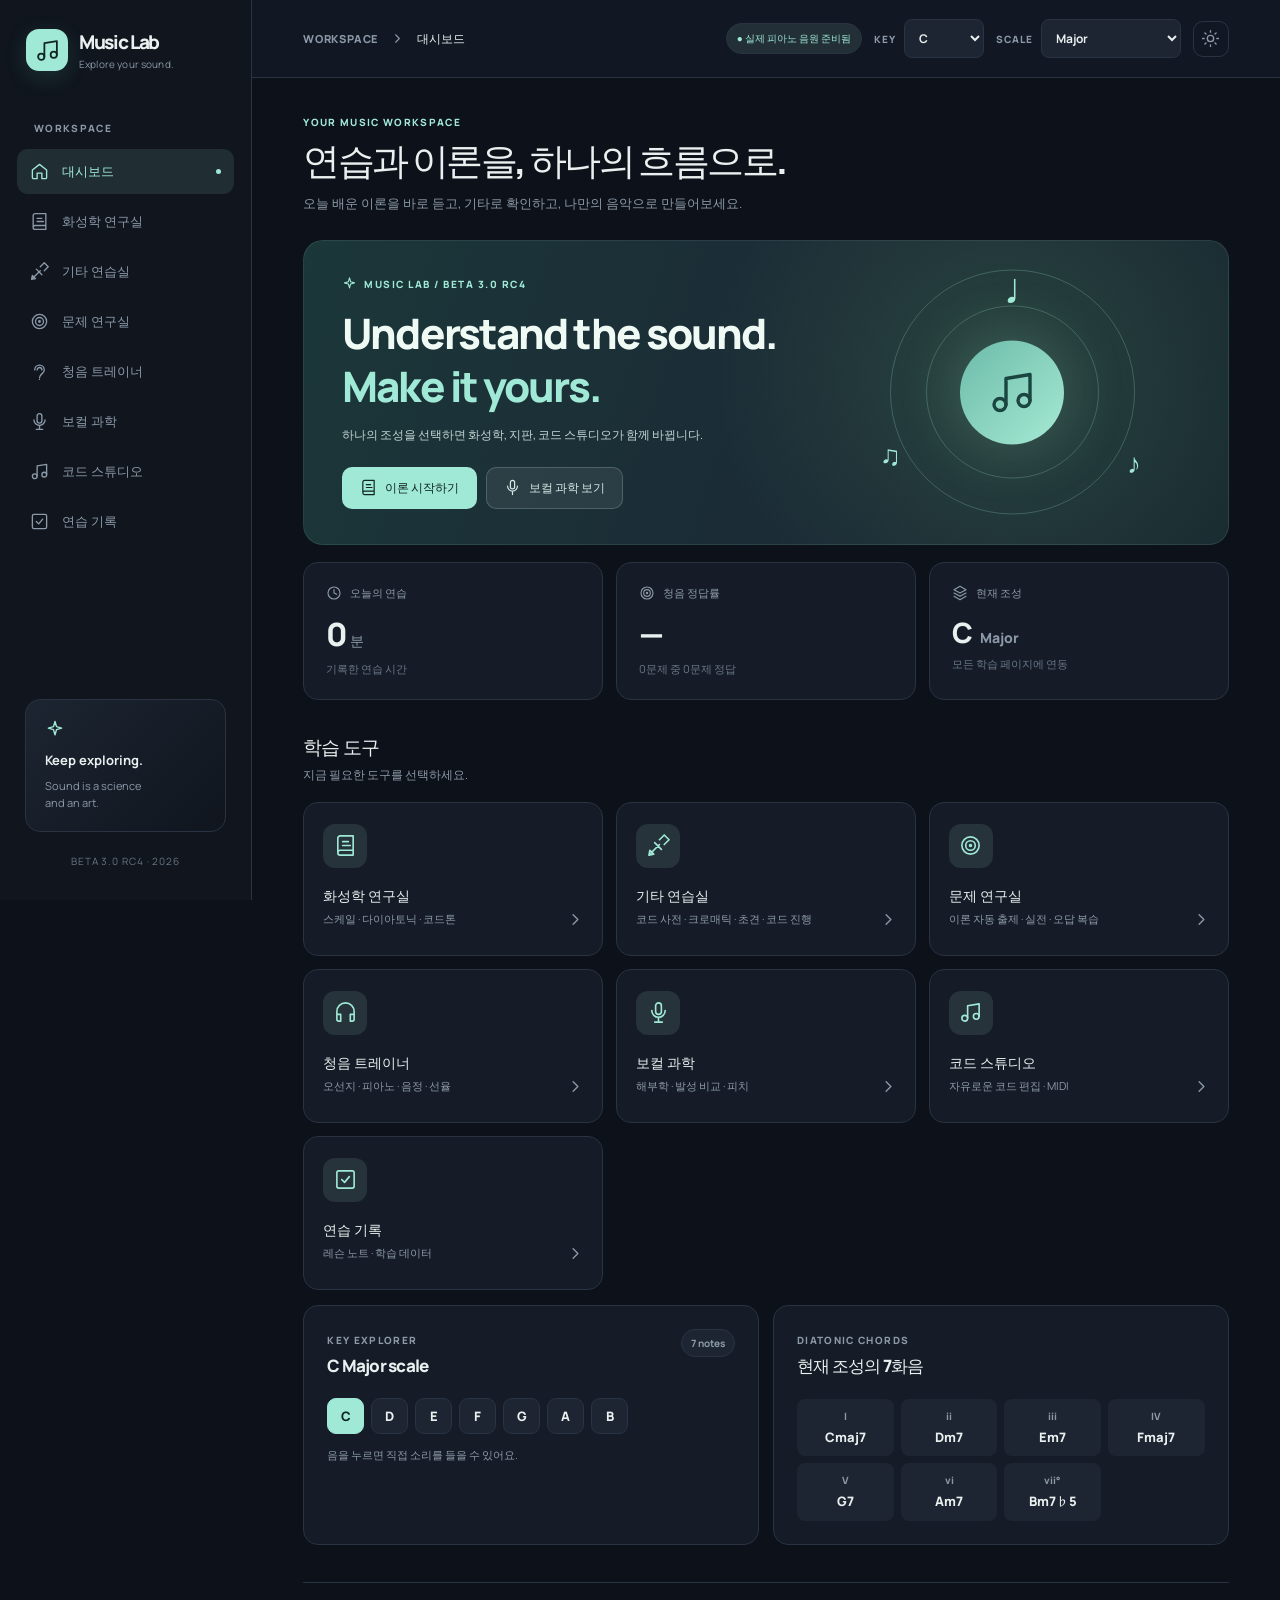
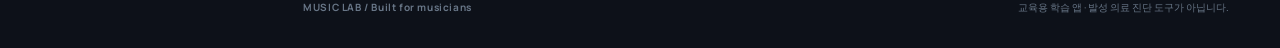
<file: index.html>
<!DOCTYPE html><html lang="ko"><head><meta charset="UTF-8"><meta name="viewport" content="width=device-width,initial-scale=1,viewport-fit=cover"><meta name="theme-color" content="#10141d"><meta name="description" content="음악 이론, 기타 지판, 청음, 보컬 과학, 코드 작곡, 연습 기록을 한 곳에서 배우는 Music Lab"><meta name="apple-mobile-web-app-capable" content="yes"><meta name="apple-mobile-web-app-status-bar-style" content="black-translucent"><link rel="stylesheet" href="./src/style.css?v=beta3-rc4"><link rel="manifest" href="./manifest.webmanifest"><link rel="apple-touch-icon" href="./assets/apple-touch-icon.png"><link rel="icon" type="image/svg+xml" href="./assets/icon.svg"><title>Music Lab — Explore your sound</title></head><body><div id="app"><p style="color:#fff;font-family:sans-serif;padding:20px">Music Lab 로딩 중...</p></div><script type="module" src="./src/app.js?v=beta3-rc4"></script></body></html>
</file>
<file: src/style.css>
@import url('https://fonts.googleapis.com/css2?family=DM+Sans:wght@400;500;600;700&family=Manrope:wght@400;500;600;700;800&display=swap');
:root{color-scheme:dark;--bg:#0d1119;--sidebar:#10151e;--card:#161c27;--card2:#1c2531;--top:#121823;--text:#e9f0ef;--muted:#8b99a8;--muted2:#687687;--line:#293342;--accent:#a0e9d6;--accent-strong:#77d5bd;--accent-dim:rgba(160,233,214,.11);--button-text:#102520;--red:#ff8c90;--res-bg:#1a2935;--shadow:0 18px 50px rgba(0,0,0,.15);font-family:'Manrope','DM Sans','Apple SD Gothic Neo',-apple-system,BlinkMacSystemFont,'Noto Sans KR',sans-serif;font-synthesis:none}
:root[data-theme=light]{color-scheme:light;--bg:#f5f8f7;--sidebar:#eef3f2;--card:#fff;--card2:#f2f6f5;--top:#fff;--text:#1d2d36;--muted:#667783;--muted2:#84929b;--line:#dbe5e4;--accent:#116d59;--accent-strong:#238e76;--accent-dim:rgba(33,133,108,.1);--button-text:#fff;--red:#bd464d;--res-bg:#e9f0f3;--shadow:0 16px 35px rgba(30,60,60,.06)}
*{box-sizing:border-box}html{scroll-behavior:smooth}body{margin:0;background:var(--bg);color:var(--text);min-width:320px;font-size:14px}button,input,textarea,select{font:inherit}button{cursor:pointer}button:disabled{cursor:not-allowed;opacity:.55}a{color:var(--accent);text-decoration:none}svg{flex-shrink:0}select,input,textarea{accent-color:var(--accent-strong)}:focus-visible{outline:2px solid var(--accent);outline-offset:3px}h1,h2,h3,h4,p{margin-top:0}p{line-height:1.65}h1,h2,h3,h4{letter-spacing:-.045em}.shell{display:flex;min-height:100vh}.sidebar{width:252px;flex:0 0 252px;background:var(--sidebar);border-right:1px solid var(--line);padding:29px 17px 20px;display:flex;flex-direction:column;min-height:100vh;position:sticky;top:0;height:100vh}.brand{display:flex;align-items:center;gap:11px;padding:0 9px}.brand-icon{width:42px;height:42px;border-radius:13px;background:var(--accent);color:var(--button-text);display:grid;place-items:center;box-shadow:0 6px 22px rgba(86,199,170,.16)}.brand strong{display:block;font-size:19px;letter-spacing:-.07em;font-weight:800}.brand small{display:block;color:var(--muted);font-size:10px;margin-top:2px;letter-spacing:.015em}.sidebar-label,.mini-label,.eyebrow{font-weight:800;letter-spacing:.135em;color:var(--muted);font-size:10px}.sidebar-label{padding:50px 17px 14px}.side-nav{display:grid;gap:5px}.nav-link{display:flex;gap:13px;align-items:center;width:100%;border:0;color:var(--muted);background:transparent;text-align:left;border-radius:11px;padding:13px 13px;transition:.2s}.nav-link span{font-size:13px;font-weight:650}.nav-link:hover{background:var(--card2);color:var(--text)}.nav-link.selected{background:var(--accent-dim);color:var(--accent)}.nav-link i{margin-left:auto;width:5px;height:5px;border-radius:50%;background:var(--accent)}.sidebar-bottom{margin-top:auto;padding:12px 8px}.research-badge{background:linear-gradient(135deg,var(--card2),var(--sidebar));border:1px solid var(--line);border-radius:15px;padding:19px;display:flex;flex-direction:column;gap:8px}.research-badge>span{color:var(--accent)}.research-badge strong{font-size:13px}.research-badge small{font-size:11px;color:var(--muted);line-height:1.6}.sidebar-version{font-size:10px;letter-spacing:.09em;color:var(--muted2);text-align:center;padding-top:22px}.main-shell{min-width:0;flex:1}.topbar{height:78px;border-bottom:1px solid var(--line);background:var(--top);display:flex;justify-content:space-between;align-items:center;padding:0 clamp(18px,4vw,54px);position:sticky;top:0;z-index:30}.breadcrumb{display:flex;align-items:center;gap:12px;min-width:0;color:var(--muted);font-size:11px;letter-spacing:.07em;font-weight:800}.breadcrumb strong{color:var(--text);font-size:12px;letter-spacing:0;white-space:nowrap}.top-controls{display:flex;gap:12px;align-items:center}.top-field{display:flex;gap:8px;align-items:center;font-size:10px;letter-spacing:.1em;color:var(--muted);font-weight:800}.top-field select{color:var(--text);background:var(--card2);border:1px solid var(--line);border-radius:8px;padding:9px 28px 9px 10px;font-size:12px;min-width:80px;font-weight:700;letter-spacing:0}.theme-toggle{width:36px;height:36px;display:grid;place-items:center;color:var(--muted);background:transparent;border:1px solid var(--line);border-radius:10px}.theme-toggle:hover{color:var(--accent)}.content{max-width:1350px;margin:auto;padding:37px clamp(18px,4vw,54px) 28px}.page-heading{margin-bottom:26px}.page-heading .eyebrow{color:var(--accent);margin-bottom:10px}.page-heading h1{font-size:clamp(26px,3vw,37px);line-height:1.18;letter-spacing:-.065em;margin:0 0 10px;font-weight:800}.page-heading p{color:var(--muted);font-size:13px;margin:0}.section-head{margin:34px 0 17px;display:flex;justify-content:space-between}.section-head h2{font-size:19px;margin:0 0 4px;font-weight:800}.section-head p{font-size:12px;color:var(--muted);margin:0}.hero{min-height:255px;border-radius:20px;background:radial-gradient(circle at 75% 44%,#29453f 0,transparent 40%),linear-gradient(108deg,#1b3739,#1b2935 64%,#192c31);padding:35px 38px;display:flex;align-items:center;justify-content:space-between;position:relative;overflow:hidden;color:#effaf4;border:1px solid rgba(180,237,220,.1)}.hero-inner{z-index:2}.hero-tag{display:flex;align-items:center;gap:7px;letter-spacing:.15em;font-size:10px;font-weight:800;color:#a0e9d6;margin-bottom:16px}.hero h2{font-size:clamp(26px,3.8vw,42px);font-weight:800;line-height:1.27;letter-spacing:-.045em;margin:0 0 11px}.hero h2 em{color:#a0e9d6;font-style:normal}.hero p{max-width:480px;color:#c5d5d4;font-size:12px;margin:0 0 22px}.hero-actions{display:flex;gap:9px;flex-wrap:wrap}.btn{display:inline-flex;align-items:center;justify-content:center;gap:8px;border:1px solid transparent;border-radius:10px;padding:11px 17px;font-weight:800;font-size:12px;min-height:39px;transition:transform .15s,background .15s;white-space:nowrap}.btn:hover{transform:translateY(-1px)}.btn.primary{background:var(--accent);color:var(--button-text)}.btn.secondary{background:var(--card2);color:var(--text);border-color:var(--line)}.btn.ghost{background:rgba(255,255,255,.07);color:#d6e8e3;border-color:rgba(255,255,255,.18)}.btn.ghost.dark{color:var(--text);border-color:var(--line)}.btn.small{padding:7px 11px;min-height:32px}.btn.full{width:100%}.hero-orbit{position:absolute;right:9%;top:50%;transform:translateY(-50%);width:265px;height:265px;display:grid;place-items:center}.orbit-circle{position:absolute;border:1px solid rgba(160,233,214,.23);border-radius:50%}.orbit-circle.one{width:245px;height:245px}.orbit-circle.two{width:173px;height:173px}.orbit-core{width:104px;height:104px;border-radius:50%;display:grid;place-items:center;background:linear-gradient(135deg,#6cbbaa,#a6ead3);color:#1b4540;box-shadow:0 0 65px rgba(160,233,214,.21)}.orbit-note{position:absolute;color:#a0e9d6;font-size:28px}.orbit-note.n1{top:11px;left:45%}.orbit-note.n2{bottom:44px;right:4px}.orbit-note.n3{bottom:52px;left:0}.stat-grid{display:grid;grid-template-columns:repeat(3,minmax(0,1fr));gap:13px;margin:17px 0 10px}.stat{padding:22px;background:var(--card);border:1px solid var(--line);border-radius:15px;min-width:0}.stat-label{display:flex;align-items:center;gap:8px;color:var(--muted);font-size:11px;font-weight:700}.stat-number{font-size:32px;letter-spacing:-.055em;font-weight:800;line-height:1.1;margin-top:16px}.stat-number small{font-size:14px;letter-spacing:0;color:var(--muted);margin-left:4px}.stat-number.key-stat{font-size:28px}.stat>span{display:block;color:var(--muted2);font-size:11px;margin-top:9px}.tool-grid{display:grid;grid-template-columns:repeat(3,minmax(0,1fr));gap:13px}.tool-card{position:relative;display:flex;flex-direction:column;align-items:flex-start;min-width:0;text-align:left;border:1px solid var(--line);background:var(--card);color:var(--text);border-radius:15px;padding:21px 19px;min-height:154px;transition:transform .17s,border-color .17s}.tool-card:hover{transform:translateY(-2px);border-color:var(--accent-strong)}.tool-icon{display:grid;place-items:center;background:var(--accent-dim);color:var(--accent);width:44px;height:44px;border-radius:12px;margin-bottom:18px}.tool-card strong{font-size:14px;font-weight:800}.tool-card>span:not(.tool-icon):not(.card-arrow){font-size:11px;color:var(--muted);margin-top:5px}.card-arrow{position:absolute;right:17px;bottom:22px;color:var(--muted)}.two-col{display:grid;grid-template-columns:1fr 1fr;gap:14px;margin:15px 0}.top-align{align-items:start}.panel{background:var(--card);border:1px solid var(--line);padding:23px;border-radius:15px;min-width:0}.panel.compact{margin-top:15px}.panel h3{font-size:17px;margin:7px 0 16px;font-weight:800}.panel-head{display:flex;justify-content:space-between;align-items:flex-start;gap:12px;margin-bottom:21px}.panel-head h3{margin:6px 0 0}.note-pills{display:flex;flex-wrap:wrap;gap:7px}.note-pill{min-width:37px;min-height:36px;display:inline-grid;place-items:center;padding:8px 10px;background:var(--card2);color:var(--text);border:1px solid var(--line);border-radius:9px;font-weight:800;font-size:13px}.note-pill.root{color:var(--button-text);background:var(--accent);border-color:var(--accent)}.note-pills button:hover{border-color:var(--accent)}.small-muted{color:var(--muted);font-size:11px;margin-top:13px}.mini-chords{display:grid;grid-template-columns:repeat(4,1fr);gap:7px}.mini-chords>span{border-radius:8px;background:var(--card2);text-align:center;padding:10px 2px;font-weight:800;font-size:13px}.mini-chords small{font-size:10px;display:block;color:var(--muted);margin-bottom:5px}.footer{margin-top:37px;padding:17px 0 5px;border-top:1px solid var(--line);color:var(--muted2);display:flex;justify-content:space-between;font-size:10px;font-weight:700;letter-spacing:.06em;gap:12px}.footer span{letter-spacing:0;font-weight:500}.scale-steps{display:grid;grid-template-columns:repeat(7,minmax(0,1fr));gap:6px}.scale-step{border:1px solid var(--line);background:var(--card2);color:var(--text);padding:12px 2px;border-radius:9px;display:grid;gap:8px;justify-items:center}.scale-step:first-child{background:var(--accent-dim);border-color:var(--accent-strong)}.scale-step span,.scale-step small{color:var(--muted);font-size:10px}.scale-step strong{font-size:17px}.subhead{font-size:12px;color:var(--muted);font-weight:700;margin:25px 0 13px}.piano{position:relative;display:flex;height:115px;border:1px solid var(--line);border-radius:9px;overflow:hidden;background:#232d35;margin-top:20px}.white-key{height:100%;min-width:0;flex:1;border:0;border-right:1px solid #8f9caa;background:#f3f4f1;color:#64717a;display:flex;align-items:flex-end;justify-content:center;padding-bottom:9px;font-size:10px}.white-key.active{background:linear-gradient(#b8f1df,#e1f4e9)}.white-key:last-of-type{border:0}.black-key{position:absolute;top:0;width:9%;height:60%;background:#17262e;transform:translateX(-50%);border:1px solid #4a5460;border-radius:0 0 5px 5px;z-index:2}.black-key.active{background:#58a992}.white-key:active,.black-key:active{filter:brightness(.85)}.footnote{color:var(--muted);font-size:11px;line-height:1.8;margin:16px 0 0}.switch-wrap{display:flex;gap:7px;align-items:center;font-size:11px;color:var(--muted);cursor:pointer}.chord-grid{display:grid;grid-template-columns:repeat(4,minmax(0,1fr));gap:7px}.chord-tile{background:var(--card2);color:var(--text);border:1px solid var(--line);border-radius:10px;min-height:64px;display:flex;align-items:center;flex-direction:column;justify-content:center;gap:5px;padding:7px 0}.chord-tile small{color:var(--muted);font-size:10px}.chord-tile b{font-size:12px}.chord-tile.selected{border-color:var(--accent-strong);background:var(--accent-dim)}.chord-inspector{display:flex;align-items:center;justify-content:space-between;margin:21px 0 14px;gap:10px}.selected-name{font-size:26px;font-weight:800;letter-spacing:-.04em;margin:6px 0}.chord-inspector p{font-size:12px;color:var(--muted);margin:0}.info-box{margin-top:15px;background:var(--accent-dim);border:1px solid rgba(122,203,179,.2);padding:15px 16px;display:flex;gap:11px;align-items:flex-start;border-radius:11px;color:var(--muted);font-size:12px;line-height:1.7}.info-box svg{color:var(--accent);margin-top:2px}.pill{font-size:10px;background:var(--card2);border:1px solid var(--line);color:var(--muted);padding:6px 9px;border-radius:50px;font-weight:750;display:inline-block;white-space:nowrap}.pill.accent{border-color:rgba(160,233,214,.25);background:var(--accent-dim);color:var(--accent)}.control-row{display:flex;gap:14px;align-items:flex-end;flex-wrap:wrap;margin-bottom:24px}.control-row label,.entry-form label{display:flex;flex-direction:column;gap:7px;font-size:11px;font-weight:800;color:var(--muted)}.control-row select,.entry-form select,.entry-form input,.entry-form textarea,.progression-slot select,.bpm-control input{padding:10px 12px;color:var(--text);background:var(--card2);border:1px solid var(--line);border-radius:8px;max-width:100%;min-width:0}.legend{display:flex;gap:6px;align-items:center;margin-left:auto;font-size:11px;color:var(--muted);padding-bottom:10px}.legend-dot{width:10px;height:10px;border-radius:50%;background:#54877f;margin-left:9px}.legend-dot.tonic{background:var(--accent)}.fret-scroll{width:100%;overflow:auto;padding-bottom:8px}.fret-wrapper{min-width:800px}.fret-header,.string-row,.fret-markers{display:grid;grid-template-columns:65px repeat(16,minmax(0,1fr));align-items:center}.fret-header{height:26px;font-size:10px;color:var(--muted);text-align:center}.fret-header>div{font-size:9px}.string-row{height:49px;position:relative;background:repeating-linear-gradient(to right,transparent 0,transparent calc((100% - 65px)/16 - 2px),rgba(138,160,168,.18) calc((100% - 65px)/16 - 1px),transparent calc((100% - 65px)/16));border-bottom:1px solid rgba(138,160,168,.12)}.string-row:after{content:'';position:absolute;left:65px;right:0;height:1px;background:#927f6a;top:50%;pointer-events:none}.string-label{text-align:center;color:var(--muted);font-weight:800;font-size:12px}.fret-note{z-index:1;justify-self:center;border:0;background:transparent;color:#536374;font-size:10px;border-radius:50%;height:31px;min-width:31px;padding:0 2px}.fret-note.lit{background:#456c6a;color:#e2faf2;font-size:11px;font-weight:800}.fret-note.tonic{background:var(--accent);color:var(--button-text)}.fret-note.open{border-radius:8px}.fret-note:hover{outline:1px solid var(--accent)}.fret-markers{height:18px;text-align:center;color:var(--muted2);font-size:11px}.fret-footer{display:flex;justify-content:space-between;align-items:center;gap:15px;margin-top:24px}.fret-footer b{font-size:14px}.fret-footer p{font-size:11px;margin:5px 0 0;color:var(--muted)}.chip-row{display:flex;flex-wrap:wrap;gap:8px}.chip{background:var(--card2);color:var(--muted);border:1px solid var(--line);padding:9px 12px;border-radius:9px;font-size:12px;font-weight:800}.chip.on,.chip:hover{background:var(--accent-dim);color:var(--accent);border-color:var(--accent-strong)}.mode-tabs{display:flex;gap:8px;flex-wrap:wrap;margin:0 0 18px}.mode-tab{border:1px solid var(--line);background:var(--card);color:var(--muted);padding:11px 17px;border-radius:10px;font-weight:800;font-size:12px}.mode-tab.selected{background:var(--accent-dim);color:var(--accent);border-color:var(--accent-strong)}.ear-panel{text-align:center;position:relative;overflow:hidden;padding:32px}.ear-panel>.mini-label{color:var(--accent)}.ear-panel h2{font-size:20px;margin:12px 0 28px}.ear-decoration{position:absolute;right:12px;top:0;font-size:150px;color:var(--accent);opacity:.04;pointer-events:none}.big-play-wrap{display:flex;flex-direction:column;align-items:center;gap:12px;margin-bottom:31px}.big-play-wrap span{font-size:11px;color:var(--muted)}.round-play{height:86px;width:86px;border:1px solid rgba(158,232,213,.35);border-radius:50%;background:var(--accent);color:var(--button-text);display:grid;place-items:center;box-shadow:0 0 0 13px var(--accent-dim)}.answer-grid{display:grid;grid-template-columns:1fr 1fr;gap:9px;margin:0 0 18px}.answer{padding:14px 11px;min-height:51px;border-radius:9px;background:var(--card2);border:1px solid var(--line);color:var(--text);font-weight:800}.answer:hover:not(:disabled){border-color:var(--accent)}.answer.correct{border-color:var(--accent-strong);background:var(--accent-dim);color:var(--accent)}.answer.incorrect{border-color:var(--red);color:var(--red)}.no-quiz{grid-column:span 2;color:var(--muted);padding:23px 0;font-size:12px}.feedback{margin:0 0 15px;padding:12px;border-radius:9px;display:flex;justify-content:space-between;gap:10px;font-size:12px}.feedback.good{background:var(--accent-dim);color:var(--accent)}.feedback.bad{background:rgba(232,97,110,.11);color:var(--red)}.feedback b{font-weight:800}.stack{display:flex;flex-direction:column;gap:14px}.big-percent{font-size:48px;font-weight:800;margin:13px 0}.progress-track{width:100%;height:8px;border-radius:5px;background:var(--card2);overflow:hidden}.progress-track div{height:100%;background:var(--accent);border-radius:5px}.learning-list{display:grid;gap:17px;margin:22px 0 7px}.learning-list span{display:flex;gap:12px;color:var(--muted);font-size:12px;line-height:1.6}.learning-list b{color:var(--accent)}.vocal-top{display:grid;grid-template-columns:1.07fr .93fr;gap:14px;align-items:start}.anatomy{width:100%;height:auto;border-radius:12px;display:block;margin-bottom:16px}.anatomy [data-action]{cursor:pointer}.anatomy-info{margin-top:18px;padding:16px;background:var(--card2);border-radius:10px}.anatomy-info strong{font-size:13px}.anatomy-info p{font-size:12px;color:var(--muted);margin:8px 0 0}.register-grid{display:grid;grid-template-columns:repeat(2,1fr);gap:8px}.register-option{padding:11px 7px;border-radius:9px;border:1px solid var(--line);background:var(--card2);color:var(--muted);font-weight:800;font-size:12px}.register-option.selected{border-color:var(--accent-strong);color:var(--accent);background:var(--accent-dim)}.folds-schematic{margin:17px 0;text-align:center;border-radius:12px;background:var(--card2);padding:8px 14px}.folds-schematic svg{width:100%;height:130px}.folds-schematic small{display:block;color:var(--muted2);font-size:10px;padding-bottom:9px}.reg-desc h4{font-size:15px;margin:14px 0 7px}.reg-desc>p,.sensation p{color:var(--muted);font-size:12px;margin:0;line-height:1.8}.sensation{border-left:2px solid var(--accent);padding:9px 0 9px 13px;margin-top:17px}.sensation b{font-size:12px}.sensation p{margin-top:7px}.resonance-graphic{display:block;width:100%;height:200px}.sliders{display:grid;gap:15px;margin:19px 0 2px}.slider-label{display:grid;grid-template-columns:1fr auto;gap:5px;color:var(--muted);font-weight:700;font-size:12px}.slider-label b{color:var(--text)}.slider-label input{grid-column:span 2;width:100%;cursor:pointer}.dot-status{display:flex;align-items:center;gap:5px;color:var(--muted);font-size:10px;white-space:nowrap}.dot-status:before{content:'';width:7px;height:7px;border-radius:50%;background:#737e8c}.dot-status.active:before{background:var(--accent)}.pitch-readout{display:flex;justify-content:center;align-items:center;flex-direction:column;padding:5px 0 15px}.pitch-note{font-size:56px;line-height:1.2;font-weight:800}.pitch-details{display:flex;gap:17px;color:var(--muted);font-size:11px}.pitch-graph{height:118px;background:var(--card2);border-radius:10px;overflow:hidden;margin:0 0 17px}.pitch-graph svg{width:100%;height:100%}.error-text{font-size:11px;color:var(--red);margin:10px 0}.refs{display:grid;gap:13px;margin-top:15px}.refs a{font-size:12px;line-height:1.6;color:var(--accent)}.progression-grid{display:grid;grid-template-columns:repeat(4,minmax(0,1fr));gap:11px}.progression-slot{border:1px solid var(--line);background:var(--card2);border-radius:12px;padding:17px;display:flex;flex-direction:column;gap:8px;min-width:0}.progression-slot.playing{background:var(--accent-dim);border-color:var(--accent)}.progression-slot strong{font-size:23px;letter-spacing:-.04em}.progression-slot small{color:var(--muted)}.progression-slot select{font-size:11px;margin-top:10px;width:100%}.studio-controls{display:flex;justify-content:space-between;align-items:center;gap:12px;margin:25px 0 18px;flex-wrap:wrap}.bpm-control{font-size:11px;letter-spacing:.07em;font-weight:800;color:var(--muted);display:flex;align-items:center;gap:10px}.bpm-control input{width:70px;letter-spacing:0;text-align:center;font-weight:800;color:var(--text)}.studio-actions{display:flex;gap:8px;flex-wrap:wrap}.preset-list{display:grid;gap:8px}.preset{width:100%;display:flex;align-items:center;justify-content:space-between;border:1px solid var(--line);color:var(--text);border-radius:9px;padding:12px;background:var(--card2);font-weight:800}.preset:hover{color:var(--accent)}.vertical-chords{display:grid;gap:8px}.vertical-chords>div{display:flex;align-items:center;gap:12px;background:var(--card2);padding:11px;border-radius:9px}.vertical-chords span{color:var(--accent);font-size:11px;font-weight:800}.vertical-chords b{font-size:13px}.vertical-chords small{margin-left:auto;color:var(--muted)}.entry-form{display:grid;gap:15px}.entry-form input,.entry-form select,.entry-form textarea{width:100%;resize:vertical;font-weight:600;color:var(--text)}.form-pair{display:grid;grid-template-columns:1fr 1fr;gap:10px}.entry-list{display:grid;gap:10px}.entry{border:1px solid var(--line);border-radius:10px;padding:13px}.entry>div{display:flex;align-items:center;gap:12px}.entry small{color:var(--muted);font-size:11px}.entry p{white-space:pre-wrap;overflow-wrap:anywhere;color:var(--text);font-size:12px;margin:10px 0}.text-btn{border:0;background:none;color:var(--muted2);padding:2px 0;font-size:11px}.text-btn:hover{color:var(--red)}.empty-state{text-align:center;color:var(--muted);font-size:12px;line-height:1.9;padding:40px 12px}.backup-controls{display:flex;gap:10px;flex-wrap:wrap;align-items:center}.file-btn{cursor:pointer}.bottom-nav{display:none}
@media(max-width:1200px){.sidebar{width:215px;flex-basis:215px}.content{padding-left:25px;padding-right:25px}.topbar{padding-left:25px;padding-right:25px}.hero-orbit{right:4%;opacity:.72}.vocal-top{grid-template-columns:1fr 1fr}.stat{padding:18px}.progression-slot{padding:12px}.progression-slot strong{font-size:19px}}
@media(max-width:950px){.sidebar{width:76px;flex-basis:76px;padding:22px 10px}.brand{justify-content:center;padding:0}.brand>div:not(.brand-icon),.sidebar-label,.nav-link span,.nav-link i,.sidebar-bottom{display:none}.side-nav{margin-top:40px}.nav-link{justify-content:center;padding:13px}.hero-orbit{right:-55px}.top-field{gap:5px}.content{padding:29px 21px}.vocal-top{grid-template-columns:1fr}.mini-chords{grid-template-columns:repeat(4,1fr)}}
@media(max-width:700px){.sidebar{display:none}.topbar{height:63px;padding:0 15px}.content{padding:24px 15px 104px}.breadcrumb>span,.breadcrumb>svg{display:none}.breadcrumb strong{font-size:13px}.top-controls{gap:6px}.top-field{font-size:0;gap:0}.top-field select{font-size:11px;min-width:69px;padding:8px 20px 8px 8px}.theme-toggle{width:33px;height:33px}.page-heading{margin-bottom:20px}.page-heading h1{font-size:27px}.page-heading p{font-size:12px}.hero{padding:29px 21px;min-height:235px}.hero-inner{position:relative}.hero h2{font-size:29px}.hero p{max-width:85%}.hero-orbit{right:-130px;opacity:.30}.stat-grid{gap:8px}.stat{padding:15px 12px;border-radius:12px}.stat-label{font-size:10px;gap:4px}.stat-number{font-size:24px;margin-top:13px}.stat-number.key-stat{font-size:20px}.stat-number small{font-size:10px}.stat>span{font-size:9px}.tool-grid{grid-template-columns:repeat(2,minmax(0,1fr));gap:9px}.tool-card{min-height:139px;padding:16px 13px}.tool-card strong{font-size:12px}.tool-card>span:not(.tool-icon):not(.card-arrow){font-size:10px}.tool-icon{width:39px;height:39px;margin-bottom:15px}.card-arrow{right:10px;bottom:16px}.two-col{grid-template-columns:1fr;gap:12px;margin:12px 0}.panel{padding:18px}.section-head{margin-top:27px}.bottom-nav{display:grid;grid-template-columns:repeat(7,1fr);position:fixed;z-index:100;bottom:0;left:0;right:0;padding:9px 4px max(8px,env(safe-area-inset-bottom));border-top:1px solid var(--line);background:var(--sidebar);box-shadow:0 -12px 22px rgba(0,0,0,.13)}.bottom-nav button{border:0;background:transparent;color:var(--muted);display:flex;flex-direction:column;gap:5px;align-items:center;justify-content:center;font-size:9px;padding:5px 0}.bottom-nav button.selected{color:var(--accent)}.footer{flex-direction:column;gap:5px}.progression-grid{grid-template-columns:repeat(2,minmax(0,1fr))}.studio-actions{width:100%}.studio-actions button{flex:1}.vocal-top{grid-template-columns:1fr}.anatomy{max-height:370px}.ear-panel{padding:25px 18px}.stat>span{line-height:1.5}.register-grid{grid-template-columns:repeat(4,minmax(0,1fr))}.register-option{font-size:10px;padding:10px 1px}.chord-grid{grid-template-columns:repeat(4,minmax(0,1fr))}}
@media(max-width:390px){.topbar{padding:0 10px}.top-controls{gap:4px}.top-field select{min-width:60px;padding-right:14px}.brand{padding:0}.content{padding-left:12px;padding-right:12px}.stat-label svg{display:none}.stat-number{font-size:21px}.hero h2{font-size:26px}.btn{padding:10px 13px;font-size:11px}.bottom-nav button span{font-size:8px}.scale-step strong{font-size:13px}.scale-step{padding:9px 0}.panel{padding:15px}.chord-tile b{font-size:10px}.pitch-details{gap:7px}}
@media(prefers-reduced-motion:reduce){html{scroll-behavior:auto}.btn,.tool-card{transition:none}}
/* Alpha 0.2 — Golden Ear-inspired but original training interface */
:root{--staff-surface:#f9faf8;--staff-stroke:#43525c;--staff-note:#203a47;--staff-caption:#6b7880}
:root[data-theme=light]{--staff-surface:#fff;--staff-stroke:#25353d;--staff-note:#152a36;--staff-caption:#687985}
.train-layout{display:grid;grid-template-columns:minmax(0,1.8fr) minmax(255px,.8fr);gap:16px;margin:16px 0;align-items:start}
.train-primary{min-width:0}
.train-progress{display:flex;align-items:center;justify-content:space-between;gap:10px;color:var(--muted);font-size:13px}
.train-progress strong{color:var(--text)}
.train-progress-bar{height:8px;border-radius:999px;overflow:hidden;background:var(--card2);margin:11px 0 21px}
.train-progress-bar>div{height:100%;background:var(--accent-strong);transition:width .2s}
.train-selector{display:flex;align-items:center;gap:14px;flex-wrap:wrap;margin:0 0 16px}
.train-selector label{display:flex;flex-direction:column;gap:5px;font-size:12px;color:var(--muted);min-width:150px;flex:1}
.train-selector select{min-height:43px;max-width:300px;border:1px solid var(--line);background:var(--card2);color:var(--text);padding:9px 12px;border-radius:9px;font:inherit}
.clef-selector{display:flex;align-items:center;justify-content:space-between;gap:8px;margin:3px 0 13px}
.clef-info{display:flex;align-items:center;gap:11px}
.clef-info img{width:28px;height:42px;object-fit:contain;padding:1px 5px;border-radius:7px;background:#f9faf8}
.clef-info strong{display:block;font-size:16px}.clef-info span{display:block;color:var(--muted);font-size:12px;margin-top:3px}
.staff-graphic{width:100%;margin:10px 0 18px}
.staff-graphic svg{width:100%;height:auto;display:block;border-radius:13px;border:1px solid var(--line);background:var(--staff-surface)}
.staff-caption{font-size:12px;color:var(--muted)}
.train-instruction{background:var(--accent-dim);color:var(--text);border:1px solid var(--accent-strong);border-radius:12px;text-align:center;padding:17px 12px;font-size:14px;margin:16px 0}
.train-instruction small{display:block;color:var(--muted);margin-top:8px}
.keyboard-scroll{max-width:100%;width:100%;overflow-x:auto;overscroll-behavior-x:contain;border-radius:10px;padding:0 0 11px}
.training-keyboard{height:172px;position:relative;min-width:max-content;touch-action:pan-x}
.white-key-row{display:flex;position:absolute;inset:0}
.train-key{appearance:none;border:0;cursor:pointer;touch-action:manipulation;transition:background .07s}
.train-key.white{width:45px;min-width:45px;height:172px;background:#f9f9f7;border:1px solid #c2cbd0;border-radius:0 0 9px 9px;position:relative}
.train-key.white span{position:absolute;bottom:13px;left:0;right:0;text-align:center;font-size:10px;color:#71818b;pointer-events:none}
.train-key.black{position:absolute;top:0;height:105px;width:27px;background:#151b25;border:1px solid #070b12;border-radius:0 0 6px 6px;z-index:2}
.train-key.white.pressed,.train-key.white:active{background:#abd4c9}
.train-key.black.pressed,.train-key.black:active{background:#49796b}
.train-key.white.solution{background:#dbf6e9;box-shadow:inset 0 -6px 0 #3b9a79}
.train-key.black.solution{background:#397f69;box-shadow:inset 0 -6px 0 #8de8c3}
.train-actions{display:flex;gap:10px;flex-wrap:wrap;margin-top:14px}
.train-actions .btn{flex:1 1 145px;justify-content:center;min-height:45px}
.train-answer{display:flex;gap:10px;flex-wrap:wrap;justify-content:center;font-weight:700;border-radius:10px;margin-top:12px;padding:14px 9px;font-size:14px}
.train-answer span{font-weight:500}
.train-answer.correct{background:rgba(49,174,119,.14);color:#50bd96}
.train-answer.incorrect{background:rgba(243,109,118,.10);color:var(--red)}
.session-done{text-align:center;border:1px solid var(--accent);border-radius:10px;padding:12px 9px;margin-top:13px;font-size:13px}
.train-stats{display:grid;grid-template-columns:repeat(3,minmax(0,1fr));gap:7px;padding-bottom:18px;border-bottom:1px solid var(--line)}
.train-stats>div{min-width:0;display:flex;flex-direction:column;gap:8px}
.train-stats strong{font-size:25px;letter-spacing:-.04em;color:var(--text)}
.train-stats span{color:var(--muted);font-size:11px}
.train-chart{display:grid;grid-template-columns:repeat(7,1fr);height:160px;gap:5px;align-items:end;padding:16px 0 4px}
.train-chart>div{display:flex;flex-direction:column;align-items:center;justify-content:end;gap:7px;min-width:0;height:100%}
.train-chart>div span{font-size:10px;color:var(--muted);height:14px}
.train-chart>div i{display:block;background:linear-gradient(0deg,var(--accent-strong),#7b9cc2);width:min(100%,21px);border-radius:5px 5px 2px 2px;max-height:100px}
.train-chart>div small{font-size:11px;color:var(--muted)}
.mode-tabs{flex-wrap:wrap}
@media(max-width:1100px){.train-layout{grid-template-columns:minmax(0,1fr)}.train-chart{height:120px}}
@media(max-width:700px){.train-selector{gap:10px}.train-selector label{min-width:115px}.train-primary{padding:16px 12px}.train-actions .btn{font-size:11px;padding:10px 8px}.train-stats strong{font-size:22px}.mode-tabs{gap:7px}.mode-tab{font-size:11px;padding:10px 11px}}
/* Alpha 0.2 piano roll */
:root{--roll-white:#253242;--roll-black:#1b2736;--roll-chord:#6a8daa}
:root[data-theme=light]{--roll-white:#e5f0ef;--roll-black:#d9e4e3;--roll-chord:#688c9b}
.piano-roll-scroll{width:100%;max-width:100%;overflow-x:auto;padding:8px 0 10px}
.piano-roll-svg{width:100%;min-width:570px;display:block;border-radius:10px;border:1px solid var(--line);touch-action:manipulation}
.piano-roll-svg [data-action]{cursor:crosshair}
#larynx-canvas{display:block;width:100%;aspect-ratio:480/285;border:1px solid var(--line);border-radius:12px;max-height:290px}
.record-takes{display:grid;grid-template-columns:repeat(2,minmax(0,1fr));gap:12px;margin-top:16px}
.record-take{min-width:0;display:flex;flex-direction:column;align-items:stretch;gap:11px;background:var(--card2);border:1px solid var(--line);padding:13px;border-radius:10px}
.record-take strong{color:var(--text);font-size:15px}.record-take .btn{justify-content:center}
.record-take audio{width:100%;max-width:100%;height:38px}
@media(max-width:480px){.record-takes{grid-template-columns:1fr}}
/* Alpha 0.3 acoustic instrument status and Voice Science Lab. */
.piano-indicator{font-size:10px;white-space:nowrap;color:var(--accent);border-radius:999px;padding:7px 10px;background:var(--accent-dim);border:1px solid var(--line)}
.voice-spectrum,#mic-spectrum{display:block;width:100%;height:auto;border:1px solid var(--line);border-radius:11px;margin:11px 0}
.formant-values{display:flex;gap:9px;flex-wrap:wrap;margin-top:12px}
.formant-values span{border:1px solid var(--line);border-radius:9px;background:var(--card2);padding:9px 12px;color:var(--muted);font-size:12px}
.formant-values strong{color:var(--text);margin-left:5px}
.voice-live-panel{margin:17px 0}
#larynx-canvas{aspect-ratio:480/305;max-height:340px;background:#15202d}
@media(max-width:700px){.piano-indicator{display:none}.formant-values span{flex:1;min-width:0;padding:9px 6px;font-size:10px}.formant-values strong{display:block;margin:3px 0 0;font-size:12px}}
/* Music Lab Alpha 0.4: evidence-based Voice Science, voice acoustics and observation workflows. */
.voice-tabs{display:grid;grid-template-columns:repeat(3,minmax(0,1fr));gap:10px;margin:0 0 20px}
.voice-tab{text-align:left;cursor:pointer;background:var(--card);border:1px solid var(--line);border-radius:13px;padding:16px 17px;color:var(--text);min-width:0;display:flex;flex-direction:column;gap:6px;transition:border-color .16s,background .16s}
.voice-tab strong{font-size:15px;font-weight:700}.voice-tab span{font-size:12px;color:var(--muted);line-height:1.5}
.voice-tab.on{border:1px solid var(--accent);background:var(--accent-dim)}
.voice-tab:focus-visible,.lesson-topic:focus-visible,.voice-quiz-answers button:focus-visible{outline:3px solid var(--accent);outline-offset:3px}
.voice-section-marker{display:flex;align-items:center;gap:13px;flex-wrap:wrap;margin:17px 0 14px;color:var(--muted);font-size:12px}
.voice-view-controls{display:flex;gap:9px;flex-wrap:wrap;margin-top:13px}
.voice-lesson{margin:14px 0}.lesson-layout{display:grid;grid-template-columns:minmax(155px,.7fr) minmax(0,1.5fr);gap:18px;margin-top:14px}
.lesson-topics{display:grid;grid-template-columns:1fr;gap:6px;align-content:start}
.lesson-topic{border:1px solid var(--line);color:var(--text);border-radius:9px;background:var(--card2);text-align:left;padding:10px 12px;cursor:pointer;display:flex;flex-direction:column;gap:5px;line-height:1.4}
.lesson-topic small{font-size:10px;color:var(--muted)}.lesson-topic strong{font-size:12px;font-weight:600}.lesson-topic.selected{border-color:var(--accent);background:var(--accent-dim)}
.lesson-article{border:1px solid var(--line);border-radius:13px;background:var(--card2);padding:20px;min-width:0}.lesson-article h3{font-size:20px;margin:15px 0 9px}.lesson-article>p{line-height:1.72;color:var(--muted);font-size:13px;margin-bottom:16px}
.lesson-points{border-top:1px solid var(--line);padding-top:7px}.lesson-points>div{display:flex;gap:12px;border-bottom:1px solid var(--line);padding:10px 0;align-items:start}
.lesson-points>div span{color:var(--accent);font-weight:700;font-size:11px;min-width:22px}.lesson-points p{margin:0;line-height:1.75;font-size:13px;color:var(--text)}
.research-link{display:inline-block;margin-top:17px;font-size:12px;color:var(--accent);text-decoration:underline;text-underline-offset:3px}
.voice-reg-comparison{display:grid;grid-template-columns:minmax(0,1.5fr) minmax(190px,.7fr);gap:22px;align-items:center;margin-top:17px}
.voice-reg-comparison h3{margin:15px 0 10px;font-size:19px}.voice-reg-comparison p{color:var(--muted);line-height:1.7;font-size:13px}
.voice-register-figure{max-width:270px;margin:0 auto;text-align:center}.voice-register-figure>small{color:var(--muted);font-size:11px}
.voice-register-figure .folds-schematic{margin-bottom:8px}.voice-register-figure .folds-schematic svg{width:100%}
.voice-quiz-question{font-size:17px;font-weight:700;line-height:1.6;margin:18px 0 13px}.voice-quiz-answers{display:grid;grid-template-columns:repeat(3,minmax(0,1fr));gap:10px}.voice-quiz-answers .answer{padding:17px 11px;min-height:65px;font-size:13px;line-height:1.6}
.voice-quiz-explain{background:var(--card2);border:1px solid var(--line);padding:14px;border-radius:10px;font-size:13px;line-height:1.8;margin:13px 0}
.voice-preset-row{display:flex;gap:7px;flex-wrap:wrap;margin:18px 0 10px}.voice-preset-row .chip{min-height:37px}
.voice-process{display:grid;gap:13px;margin:18px 0}.voice-process>div{position:relative;border-left:2px solid var(--accent);padding:3px 0 5px 15px;display:grid;grid-template-columns:31px minmax(0,1fr);gap:0 10px}
.voice-process span{color:var(--accent);font-size:12px;font-weight:700;grid-row:span 2}.voice-process b{color:var(--text);font-size:14px}.voice-process p{margin:7px 0 0;font-size:12px;line-height:1.65;color:var(--muted)}
.voice-audio-pair{display:flex;gap:9px;flex-wrap:wrap}.voice-audio-pair .btn{flex:1;min-width:155px;justify-content:center}
.vocal-guidance{border:1px solid var(--line);background:var(--card2);border-radius:11px;padding:16px;margin:17px 0;font-size:12px;line-height:1.7}
.vocal-guidance b,.vocal-guidance strong{color:var(--text);display:block;font-size:13px;margin-top:8px}.vocal-guidance b:first-child,.vocal-guidance strong:first-child{margin-top:0}
.vocal-guidance p{color:var(--muted);line-height:1.7;margin:6px 0}
.voice-check-grid{display:grid;grid-template-columns:repeat(3,minmax(0,1fr));gap:10px;margin-top:17px}.voice-check-grid>article{background:var(--card2);border:1px solid var(--line);padding:16px;border-radius:11px;min-width:0}.voice-check-grid b{font-size:13px;color:var(--text)}.voice-check-grid p{margin:9px 0 0;color:var(--muted);font-size:12px;line-height:1.7}
.voice-measures{display:grid;grid-template-columns:repeat(2,minmax(0,1fr));gap:10px;margin:18px 0}.voice-measures>div{background:var(--card2);border:1px solid var(--line);border-radius:10px;padding:15px 13px;min-width:0;display:flex;flex-direction:column;gap:7px}
.voice-measures span{color:var(--muted);font-size:11px}.voice-measures strong{color:var(--text);font-size:24px;letter-spacing:-.04em;overflow-wrap:anywhere}.voice-measures small{color:var(--muted);font-size:10px;line-height:1.4}
.voice-acoustic-text{border-left:3px solid var(--accent);background:var(--card2);padding:15px;border-radius:8px;font-size:12px;line-height:1.8;margin:14px 0 17px;min-height:66px}
.voice-target-select{display:flex;flex-direction:column;gap:7px;color:var(--muted);font-size:12px;margin:16px 0}.voice-target-select select{width:100%;border:1px solid var(--line);border-radius:10px;color:var(--text);background:var(--card2);padding:13px;font-size:16px;min-height:48px}
.record-download{display:flex;align-items:center;justify-content:center;text-decoration:none;text-align:center;min-height:38px;font-size:11px}
.voice-note-label{display:block;font-size:13px;line-height:1.65;color:var(--muted);margin:15px 0 10px}
#voice-observation{border:1px solid var(--line);border-radius:11px;background:var(--card2);color:var(--text);font:inherit;font-size:13px;line-height:1.6;padding:15px;width:100%;resize:vertical;min-height:140px}
.voice-note-actions{display:flex;align-items:center;gap:14px;flex-wrap:wrap;margin-top:12px}.voice-note-actions span{font-size:12px;color:var(--muted)}
@media(max-width:900px){.lesson-layout{grid-template-columns:1fr}.lesson-topics{grid-template-columns:repeat(2,minmax(0,1fr))}.voice-check-grid{grid-template-columns:1fr}.voice-reg-comparison{grid-template-columns:1fr}.voice-quiz-answers{grid-template-columns:1fr}}
@media(max-width:700px){.voice-tabs{gap:7px}.voice-tab{padding:11px 9px;border-radius:9px}.voice-tab strong{font-size:11px}.voice-tab span{font-size:10px;line-height:1.3}.voice-section-marker{font-size:11px}.lesson-layout{gap:10px}.lesson-article{padding:15px}.lesson-topics{grid-template-columns:repeat(2,minmax(0,1fr))}.voice-measures strong{font-size:20px}.voice-reg-comparison{gap:8px}.voice-preset-row .chip{padding:8px 12px}.voice-quiz-answers .answer{min-height:54px}}
@media(max-width:360px){.voice-tab span{display:none}.voice-tab strong{font-size:10px}.lesson-topics{grid-template-columns:1fr}}

/* Alpha 0.4.1 — simplified vocal research learning flow */
.voice-start{border:1px solid var(--line);background:var(--card2);border-radius:14px;padding:17px 20px;margin:14px 0 18px;display:grid;grid-template-columns:minmax(0,1fr) minmax(0,1.4fr);gap:18px;align-items:center}
.voice-start-head strong{display:block;color:var(--text);font-size:18px;margin:6px 0;line-height:1.45}.voice-start-head p{font-size:13px;line-height:1.6;color:var(--muted);margin:5px 0 0}
.voice-start-kicker{font-size:11px;font-weight:700;letter-spacing:.09em;color:var(--accent)}
.voice-start ol{margin:0;padding:0;list-style:none;counter-reset:steps;display:grid;gap:8px}
.voice-start li{counter-increment:steps;display:flex;align-items:baseline;gap:10px;font-size:13px;line-height:1.5;color:var(--text)}
.voice-start li::before{content:counter(steps);display:inline-flex;align-items:center;justify-content:center;background:var(--accent-dim);color:var(--accent);font-weight:800;border-radius:999px;flex:0 0 23px;height:23px}
.lesson-one-line{font-size:16px!important;color:var(--text)!important;font-weight:700;line-height:1.65!important;padding:12px 14px;border-left:3px solid var(--accent);border-radius:5px;background:var(--accent-dim);margin:13px 0!important}
.lesson-subtitle{font-size:14px;line-height:1.5;color:var(--text);margin:19px 0 8px}
.lesson-easy{font-size:14px!important;line-height:1.85!important;color:var(--text)!important;white-space:normal}
.lesson-try{padding:13px 15px;margin:15px 0;border:1px solid var(--line);background:var(--card);border-radius:10px}
.lesson-try b{font-size:13px;color:var(--text)}.lesson-try p{margin:7px 0 0;font-size:13px;line-height:1.7;color:var(--muted)}
.voice-disclosure{border:1px solid var(--line);border-radius:10px;background:var(--card2);margin:11px 0;overflow:hidden}
.voice-disclosure summary{padding:13px 15px;min-height:45px;display:list-item;list-style-position:inside;cursor:pointer;font-size:13px;font-weight:650;color:var(--text);line-height:1.5}
.voice-disclosure[open] summary{border-bottom:1px solid var(--line)}
.voice-disclosure > p{padding:12px 16px;margin:0;font-size:13px;line-height:1.8;color:var(--muted)}
.voice-disclosure .lesson-points{padding:8px 15px 12px}
.voice-controls > .sliders,.voice-controls > .formant-values,.voice-controls > #formant-spectrum,.voice-controls > .voice-live-panel{margin:15px}
.voice-disclosure:focus-within{outline:1px solid var(--accent)}
.voice-tabs .voice-tab strong{font-size:13px}.voice-tabs .voice-tab span{font-size:11px}
@media(max-width:760px){.voice-start{grid-template-columns:1fr;gap:12px;padding:15px}.voice-start-head strong{font-size:16px}.lesson-easy{font-size:13px!important}}
@media(max-width:360px){.voice-tabs .voice-tab strong{font-size:10px}}

/* Music Lab Alpha 0.5: guided vocal learning and listening/pitch controls. */
.voice-path-panel {margin-bottom: 16px;}
.voice-path-flow {display:grid;grid-template-columns:repeat(4,minmax(0,1fr));gap:10px;margin:16px 0;}
.voice-path-stage {min-width:0;border:1px solid var(--line);border-radius:13px;background:var(--card);color:var(--text);padding:13px 10px;text-align:left;cursor:pointer;display:flex;flex-direction:column;gap:5px;min-height:110px;}
.voice-path-stage span {font-size:12px;color:var(--muted);font-weight:700;}
.voice-path-stage strong {font-size:14px;}
.voice-path-stage small {color:var(--muted);font-size:12px;}
.voice-path-stage.selected {border-color:var(--accent);box-shadow:inset 0 0 0 1px var(--accent);background:var(--res-bg);}
.voice-path-explain {display:grid;grid-template-columns:minmax(110px,240px) 1fr;gap:19px;align-items:center;border-radius:14px;padding:18px;background:var(--res-bg);color:var(--text);}
.voice-path-illustration svg {width:100%;height:auto;}
.voice-path-explain h4 {margin:8px 0;font-size:16px;line-height:1.4;}
.voice-path-explain p {font-size:14px;line-height:1.75;color:var(--text);margin:6px 0;}
.voice-path-explain small {display:block;font-size:12px;line-height:1.5;color:var(--muted);}
.voice-path-next {display:flex;flex-wrap:wrap;gap:10px;margin-top:14px;}
.voice-compare-inline {display:flex;flex-wrap:wrap;gap:12px;align-items:center;margin:12px 0 10px;}
.voice-compare-inline span {font-size:12px;color:var(--muted);line-height:1.6;}
.voice-pitch-coach {border:1px solid var(--line);border-radius:14px;padding:15px;margin:14px 0;background:var(--res-bg);}
.voice-coach-heading {display:flex;justify-content:space-between;gap:12px;flex-wrap:wrap;align-items:baseline;font-size:14px;}
.voice-coach-heading span {font-size:13px;color:var(--muted);}
.voice-pitch-scale {height:70px;position:relative;border-radius:11px;margin:14px 0 5px;border:1px solid var(--line);background:linear-gradient(90deg,rgba(85,155,214,.13),rgba(91,174,153,.12) 40%,rgba(91,174,153,.12) 60%,rgba(214,150,104,.13));}
.voice-pitch-scale:after {content:'';position:absolute;left:50%;top:0;height:100%;border-left:1px dashed var(--muted);}
.voice-pitch-scale span {position:absolute;bottom:9px;color:var(--muted);font-size:12px;}
.voice-pitch-scale .left{left:13px}.voice-pitch-scale .center{left:50%;transform:translateX(-50%)}.voice-pitch-scale .right{right:13px}
.voice-pitch-pointer {position:absolute;top:10px;width:15px;height:15px;border-radius:50%;background:var(--muted);transform:translateX(-50%);border:2px solid var(--card);box-shadow:0 0 0 1px var(--line);z-index:1;transition:left .13s ease;}
.voice-pitch-pointer.measured {background:var(--accent);}
.voice-target-buttons {display:grid;grid-template-columns:minmax(0,1fr) minmax(0,1.2fr) minmax(0,1fr);gap:8px;margin:10px 0;}
.voice-target-buttons .btn {min-width:0;white-space:normal;justify-content:center;}
@media (max-width:680px){.voice-path-flow{grid-template-columns:repeat(2,minmax(0,1fr));}.voice-path-explain{grid-template-columns:1fr;padding:14px;gap:6px}.voice-path-illustration{max-width:280px;}.voice-target-buttons{grid-template-columns:repeat(2,minmax(0,1fr))}.voice-target-buttons .btn.primary{grid-column:1 / -1;grid-row:1}}
@media (prefers-reduced-motion: reduce) {.voice-pitch-pointer{transition:none;}}

/* Alpha 0.6 — guitar sight reading, movable chord grips, and rhythm studio */
.guitar-nav{display:grid;grid-template-columns:repeat(4,minmax(0,1fr));gap:9px;margin:12px 0 20px}
.guitar-nav-tab{border:1px solid var(--line);border-radius:11px;padding:13px 6px;min-height:48px;font-size:13px;line-height:1.4;background:var(--card);color:var(--muted);font-weight:700;cursor:pointer}
.guitar-nav-tab.on{border-color:var(--accent);color:var(--accent);background:var(--accent-dim)}
.guitar-help{font-size:13px;line-height:1.85;color:var(--muted);margin:8px 0 15px}
.guitar-study-start .panel-head{margin-bottom:7px}
.guitar-control-grid{display:grid;grid-template-columns:repeat(4,minmax(0,1fr));gap:12px;margin:13px 0 16px}
.guitar-control-grid.small{grid-template-columns:repeat(2,minmax(0,1fr))}
.guitar-control-grid label{display:grid;gap:7px;min-width:0;color:var(--muted);font-size:12px;font-weight:650}
.guitar-control-grid select{min-width:0;width:100%;background:var(--card2);color:var(--text);border:1px solid var(--line);border-radius:10px;padding:11px 8px;font-size:14px;min-height:46px}
.guitar-toolbar{display:flex;gap:10px;flex-wrap:wrap;align-items:center;margin:16px 0}
.guitar-toolbar .btn{min-height:43px}
.guitar-score-heading{display:flex;justify-content:space-between;align-items:baseline;gap:10px;flex-wrap:wrap;margin:17px 0 9px;color:var(--text)}
.guitar-score-heading strong{font-size:14px}.guitar-score-heading span,.guitar-score-heading small{font-size:12px;color:var(--muted)}
.guitar-progress{display:flex;justify-content:space-between;font-size:12px;color:var(--muted);margin:15px 0 9px}
.guitar-side-by-side{display:grid;grid-template-columns:1fr 1fr;gap:15px;margin-top:16px}
.guitar-side-by-side>.panel{min-width:0}
.sight-score-scroll{overflow-x:auto;overflow-y:hidden;max-width:100%;border-radius:12px;background:var(--staff-surface,#182030);border:1px solid var(--line);touch-action:pan-x;overscroll-behavior-x:contain}
.sight-svg{display:block;height:auto;max-height:230px;width:100%}
.guitar-tab-solution{border:1px solid var(--line);padding:13px;border-radius:10px;margin:14px 0;background:var(--card2)}
.guitar-tab-solution strong{display:block;font-size:13px;margin-bottom:10px}.guitar-tab-solution p{color:var(--muted);font-size:12px;line-height:1.7;margin:10px 0 0}
.guitar-empty{padding:35px 13px;background:var(--card2);border:1px dashed var(--line);border-radius:12px;text-align:center;color:var(--muted);font-size:13px;line-height:1.8;margin:12px 0}
.guitar-answer-area{margin-top:24px}
.guitar-answer-scroll{overflow-x:auto;max-width:100%;touch-action:pan-x;overscroll-behavior-x:contain;border:1px solid var(--line);border-radius:12px;background:var(--card2)}
.guitar-answer-board{width:max-content;padding:10px 12px;max-width:none}
.guitar-answer-row,.guitar-answer-head{display:grid;grid-template-columns:67px repeat(var(--answer-cols),59px);gap:6px;align-items:center;margin:5px 0}
.guitar-answer-head span{display:block;text-align:center;font-size:11px;color:var(--muted)}
.guitar-answer-row>b{font-size:12px;text-align:center;color:var(--muted)}
.guitar-answer-fret{border:1px solid var(--line);background:var(--card);border-radius:7px;min-height:48px;min-width:59px;color:var(--text);font-weight:700;cursor:pointer}
.guitar-answer-fret:focus-visible{outline:2px solid var(--accent);outline-offset:2px}
.guitar-answer-fret:hover{border-color:var(--accent)}
.guitar-feedback{font-size:13px;line-height:1.65;background:var(--card2);color:var(--text);border:1px solid var(--line);border-radius:9px;padding:11px 13px;margin-top:12px}
.guitar-result{border-top:1px solid var(--line);display:grid;justify-items:start;gap:8px;margin-top:19px;padding-top:19px;color:var(--text)}
.guitar-result>strong{font-size:22px}.guitar-result>span{font-size:13px;color:var(--muted)}
.guitar-stats{display:flex;align-items:baseline;gap:11px;flex-wrap:wrap;padding:17px 0}
.guitar-stats strong{font-size:38px;letter-spacing:-.04em;color:var(--accent)}.guitar-stats span{font-size:13px;color:var(--muted)}
.guitar-chord-visual{display:grid;grid-template-columns:minmax(100px,1fr) minmax(180px,1.15fr);align-items:center;gap:10px;background:var(--card2);border-radius:13px;padding:12px;margin:15px 0}
.guitar-chord-name{display:grid;gap:7px;min-width:0}.guitar-chord-name small{color:var(--muted);font-size:12px}
.guitar-chord-name strong{font-size:clamp(28px,4vw,45px);line-height:1.15;color:var(--text);overflow-wrap:anywhere}
.guitar-chord-name span{color:var(--muted);font-size:13px}
.guitar-chord-diagram{width:100%;max-width:290px;display:block;min-width:0}
.guitar-four-grid{display:grid;grid-template-columns:repeat(2,minmax(0,1fr));gap:10px;margin:15px 0}
.guitar-four-item{display:grid;gap:7px;min-width:0;min-height:91px;text-align:left;padding:14px 12px;background:var(--card2);color:var(--text);border:1px solid var(--line);border-radius:11px;cursor:pointer}
.guitar-four-item.current{border-color:var(--accent);background:var(--accent-dim)}
.guitar-four-item small{font-size:10px;letter-spacing:.08em;color:var(--muted)}
.guitar-four-item strong{font-size:19px}.guitar-four-item span{font-size:11px;color:var(--muted)}
.guitar-remember{border-top:1px solid var(--line);padding-top:18px;margin-top:24px}
.guitar-remember strong{font-size:14px}.guitar-remember p{font-size:13px;color:var(--muted);line-height:1.9}
.guitar-bpm{display:flex;align-items:center;gap:10px;color:var(--text);font-size:13px}
.guitar-bpm input{max-width:88px;min-height:44px;border:1px solid var(--line);border-radius:9px;padding:7px 10px;background:var(--card2);color:var(--text);font-size:16px}
.guitar-rhythm-scroll{max-width:100%;overflow-x:auto}
.guitar-rhythm-grid{display:grid;grid-template-columns:repeat(16,minmax(42px,1fr));min-width:685px;gap:6px;padding:12px 0}
.guitar-rhythm-cell{border:1px solid var(--line);background:var(--card2);border-radius:9px;min-height:87px;color:var(--text);display:grid;align-content:center;justify-items:center;gap:8px;cursor:pointer}
.guitar-rhythm-cell small{color:var(--muted);font-size:10px}.guitar-rhythm-cell b{font-size:22px}.guitar-rhythm-cell.rest{opacity:.6}
.guitar-rhythm-cell.down{border-bottom:3px solid var(--accent)}.guitar-rhythm-cell.up{border-bottom:3px solid var(--viz-series-2,var(--accent))}
.guitar-rhythm-cell.playing{outline:2px solid var(--accent);outline-offset:1px;background:var(--accent-dim)}
@media(max-width:1120px){.guitar-control-grid{grid-template-columns:repeat(2,minmax(0,1fr))}.guitar-side-by-side{grid-template-columns:1fr}}
@media(max-width:700px){.guitar-nav{grid-template-columns:repeat(2,minmax(0,1fr));gap:7px;margin:8px 0 15px}.guitar-nav-tab{font-size:12px;min-height:45px}.guitar-control-grid{gap:8px}.guitar-control-grid select{font-size:13px}.guitar-chord-visual{grid-template-columns:minmax(90px,1fr) minmax(150px,1.25fr);padding:6px}.guitar-toolbar{gap:7px}.guitar-toolbar .btn{font-size:12px}.guitar-side-by-side{gap:12px}.guitar-rhythm-grid{min-width:700px}}
@media(max-width:390px){.guitar-control-grid{grid-template-columns:1fr}.guitar-chord-visual{grid-template-columns:1fr}.guitar-chord-diagram{max-width:260px;margin:auto}}

.guitar-bpm-input{width:100%;max-width:180px;background:var(--card2);color:var(--text);border:1px solid var(--line);border-radius:10px;padding:11px;font-size:16px;min-height:46px}
/* Music Lab Alpha 0.7 • Chord Library / realistic Guitar Fretboard */
.guitar-nav:has(.guitar-nav-tab:nth-child(5)){grid-template-columns:repeat(5,minmax(0,1fr))}
.lib-heading{padding:23px 26px;margin:14px 0 19px}
.lib-heading-top{display:flex;justify-content:space-between;gap:17px;align-items:start}
.lib-heading-top h2{margin:6px 0 8px;font-size:clamp(20px,2.2vw,26px);letter-spacing:-.04em;color:var(--text)}
.lib-heading-top p{color:var(--muted);font-size:13px;line-height:1.7}
.lib-search{margin-top:21px;display:grid;gap:8px}
.lib-search label{font-size:12px;font-weight:800;color:var(--text)}
.lib-search-row{display:flex;gap:9px}
.lib-search-row input{min-width:0;flex:1;padding:12px 15px;color:var(--text);background:var(--card2);border:1px solid var(--line);border-radius:10px;font:inherit;font-size:16px;letter-spacing:.01em}
.lib-search-row input:focus{outline:2px solid var(--accent);outline-offset:1px}
.lib-search-row .btn{min-width:90px;justify-content:center}
.lib-search small{font-size:11px;color:var(--muted);line-height:1.6}
.lib-controls{display:grid;grid-template-columns:minmax(105px,.66fr) minmax(170px,1.5fr) minmax(135px,1fr);gap:10px;margin-top:19px}
.lib-controls label{color:var(--muted);font-size:12px;font-weight:650;display:grid;gap:7px;min-width:0}
.lib-controls select{width:100%;min-width:0;padding:12px 8px;background:var(--card2);color:var(--text);border:1px solid var(--line);border-radius:10px;font-size:15px;min-height:46px}
.lib-root-chips{display:flex;gap:5px;flex-wrap:wrap;margin-top:16px}
.lib-root-chip{min-width:43px;min-height:43px;padding:6px 9px;border-radius:9px;background:var(--card2);color:var(--text);border:1px solid var(--line);font-weight:750;cursor:pointer}
.lib-root-chip.active{background:var(--accent-dim);border-color:var(--accent);color:var(--accent)}
.lib-topline{display:flex;justify-content:space-between;align-items:center;gap:15px;flex-wrap:wrap;margin:26px 2px 13px}
.lib-topline h2{font-size:clamp(28px,4.4vw,42px);margin:3px 0 3px;letter-spacing:-.045em;color:var(--text)}
.lib-topline p{font-size:13px;color:var(--muted);line-height:1.6}
.lib-top-actions{display:flex;gap:8px;flex-wrap:wrap}
.lib-feature{display:grid;grid-template-columns:minmax(0,1.15fr) minmax(0,.84fr);gap:14px;align-items:start;margin-bottom:16px}
.lib-main-shape{display:grid;grid-template-columns:minmax(190px,.78fr) minmax(0,1.06fr);align-items:center;gap:14px;min-width:0;min-height:310px}
.lib-diagram{width:100%;height:auto;max-width:255px;display:block;justify-self:center}
.lib-shape-details{min-width:0}.lib-shape-details strong{font-size:18px;color:var(--text)}
.lib-shape-details strong span{font-size:13px;color:var(--accent)}.lib-shape-details>p{font-size:12px;color:var(--muted);margin:10px 0}
.lib-fret-tags{display:grid;grid-template-columns:repeat(3,1fr);gap:6px;margin:13px 0}
.lib-fret-tags span{display:flex;flex-direction:column;align-items:center;justify-content:center;gap:3px;padding:9px 4px;border:1px solid var(--line);background:var(--card2);border-radius:8px;font-size:11px;color:var(--muted)}
.lib-fret-tags b{font-size:13px;color:var(--text)}
.lib-grip-rail{min-width:0;display:flex;flex-direction:column;gap:9px;padding:16px;border:1px solid var(--line);border-radius:13px;background:var(--card)}
.lib-rail-title{display:flex;align-items:center;justify-content:space-between;gap:10px;flex-wrap:wrap}.lib-rail-title strong{color:var(--text);font-size:15px}.lib-rail-title small{font-size:11px;color:var(--muted)}
.lib-voice-row{display:grid;grid-template-columns:repeat(2,minmax(0,1fr));gap:8px;max-height:300px;overflow-y:auto}
.lib-mini{background:var(--card2);border:1px solid var(--line);border-radius:10px;display:flex;flex-direction:column;align-items:start;justify-content:center;min-height:76px;padding:10px 11px;gap:4px;text-align:left;cursor:pointer;color:var(--text)}
.lib-mini.on{border-color:var(--accent);background:var(--accent-dim)}.lib-mini>span{font-size:10px;color:var(--accent);font-weight:800}.lib-mini strong{font-size:20px}.lib-mini small{color:var(--muted);font-size:10px}
.lib-fret-section{margin:14px 0 17px}.lib-fret-section .panel-head{margin-bottom:5px}
.real-fret-scroll{max-width:100%;overflow-x:auto;border:1px solid var(--line);border-radius:13px;background:var(--card2);padding:12px 0 4px;margin-top:12px;overscroll-behavior-x:contain;-webkit-overflow-scrolling:touch}
.real-fret{display:block;height:auto;max-height:335px}.real-fret-scroll:focus-within{outline:1px solid var(--accent)}
.lib-no-grip{line-height:1.8;color:var(--muted)}.lib-no-grip h3{color:var(--text);margin:0 0 9px}
.lib-details>summary{cursor:pointer;font-weight:800;font-size:14px;color:var(--text);padding:5px 0;min-height:36px}.lib-details p{color:var(--muted);font-size:13px;line-height:1.8;margin-top:15px}
.lib-role-row{display:flex;gap:8px;flex-wrap:wrap;margin:17px 0 8px}.lib-interval{display:flex;flex-direction:column;align-items:center;gap:6px;padding:10px 14px;min-width:63px;background:var(--card2);border:1px solid var(--line);border-radius:10px;color:var(--text);font-size:13px}
.lib-interval b{font-size:12px;color:var(--accent)}
.lib-history{display:grid;gap:16px}.lib-history strong{font-size:13px;color:var(--text)}
.lib-history-chips{display:flex;gap:7px;flex-wrap:wrap;margin-top:9px}.lib-history-chips button{padding:10px 12px;color:var(--text);border:1px solid var(--line);border-radius:8px;background:var(--card2);min-height:42px;cursor:pointer;font-size:12px}.lib-history-chips span{color:var(--muted);font-size:12px}
@media(max-width:1100px){.lib-feature{grid-template-columns:1fr}.lib-voice-row{grid-template-columns:repeat(4,minmax(0,1fr));max-height:none}.lib-main-shape{grid-template-columns:minmax(190px,.75fr) minmax(0,1.3fr)}}
@media(max-width:700px){.guitar-nav:has(.guitar-nav-tab:nth-child(5)){grid-template-columns:repeat(3,minmax(0,1fr))}.lib-heading{padding:18px 15px}.lib-heading-top .pill{display:none}.lib-search-row input{font-size:16px}.lib-controls{grid-template-columns:minmax(100px,.75fr) minmax(155px,1.4fr)}.lib-controls label:last-child{grid-column:1/-1}.lib-main-shape{grid-template-columns:1fr}.lib-shape-details{padding:0 7px}.lib-voice-row{grid-template-columns:repeat(2,minmax(0,1fr))}.lib-topline{margin-top:23px}.lib-top-actions{width:100%}.lib-top-actions .btn{flex:1}.real-fret-scroll{padding-top:9px}.lib-root-chip{min-width:42px}.lib-fret-section{padding:15px 12px}}
@media(max-width:370px){.lib-search-row .btn{min-width:74px;padding:8px 10px}.lib-controls{grid-template-columns:1fr 1fr}.lib-controls select{font-size:13px}.lib-fret-tags{grid-template-columns:repeat(3,1fr)}}
/* Narrow-screen search-field guard */
.lib-search-row input{width:0}
@media(max-width:700px){.lib-search-row .btn{flex:0 0 76px;min-width:0;padding:10px 9px}}
/* Alpha 0.8 — dedicated guitar chromatic and practical chord progressions */
.guitar-nav:has(.guitar-nav-tab:nth-child(7)){display:grid;grid-template-columns:repeat(7,minmax(0,1fr));gap:7px}
.guitar-nav:has(.guitar-nav-tab:nth-child(7)) .guitar-nav-tab{font-size:12px;min-width:0;padding-inline:5px}
.chromatic-intro{display:flex;justify-content:space-between;gap:15px;align-items:start;margin:17px 0 18px}
.chromatic-intro h2{font-size:24px;letter-spacing:-.05em;margin:8px 0 8px}
.chromatic-intro p{color:var(--muted);font-size:12px;line-height:1.75;max-width:700px;margin:0}
.chromatic-layout{display:grid;grid-template-columns:minmax(320px,.8fr) minmax(0,1.2fr);gap:14px;align-items:start}
.chromatic-layout .panel{min-width:0}
.chromatic-form{display:grid;grid-template-columns:repeat(2,minmax(0,1fr));gap:10px}
.chromatic-form label,.pro-action-row label{display:flex;flex-direction:column;gap:7px;color:var(--muted);font-size:12px;font-weight:750;min-width:0}
.chromatic-form select,.chromatic-form input,.pro-action-row input,.pro-search input{width:100%;max-width:100%;min-width:0;min-height:44px;border:1px solid var(--line);border-radius:10px;background:var(--card2);color:var(--text);padding:10px;font-size:16px}
.chromatic-quick,.pro-presets{display:flex;gap:7px;flex-wrap:wrap;margin-top:15px}
.chromatic-quick button,.pro-presets button{background:var(--card2);color:var(--muted);padding:9px 11px;min-height:42px;border:1px solid var(--line);border-radius:10px;font-size:12px;font-weight:750}
.chromatic-quick button.active,.pro-presets button:focus-visible{background:var(--accent-dim);color:var(--accent);border-color:var(--accent)}
.chromatic-summary{display:flex;gap:12px;align-items:center;flex-wrap:wrap;font-size:12px;color:var(--muted);padding:14px 0;margin-top:12px;border-top:1px solid var(--line)}
.chromatic-summary b{color:var(--text)}
.chromatic-actions{display:flex;flex-wrap:wrap;gap:8px}
.chromatic-actions .btn{flex:1 1 105px;white-space:normal;min-height:44px}
.chromatic-status{font-size:clamp(17px,2.5vw,24px);font-weight:850;min-height:34px;margin:4px 0 12px;letter-spacing:-.03em}
.chromatic-progress-track{height:7px;border-radius:20px;background:var(--card2);overflow:hidden;margin:9px 0 15px}
.chromatic-progress-track>div{height:100%;background:var(--accent);transition:width .13s ease}
.chromatic-board{width:100%;height:auto;max-width:800px;display:block}
.chromatic-tip{margin:10px 0 0;font-size:12px;line-height:1.8;color:var(--muted)}
.chromatic-tip b{color:var(--text)}
.chromatic-finish{display:flex;flex-wrap:wrap;gap:11px;align-items:center;border-top:1px solid var(--line);padding-top:15px;margin-top:15px}
.chromatic-finish strong{font-size:14px}.chromatic-finish span{font-size:12px;color:var(--muted)}
.chromatic-finish .btn{margin-left:auto}
.chromatic-history{display:grid;grid-template-columns:repeat(2,minmax(0,1fr));gap:8px}
.chromatic-history>div{border:1px solid var(--line);border-radius:10px;padding:12px;background:var(--card2);display:grid;gap:6px;min-width:0}
.chromatic-history strong{color:var(--text);font-size:12px}.chromatic-history span{color:var(--muted);font-size:11px;line-height:1.5}
.pro-input-label{display:block;font-size:12px;color:var(--muted);font-weight:800;margin-bottom:8px}
.pro-search{display:flex;gap:9px;min-width:0}
.pro-search input{flex:1 1 0}
.pro-search .btn{min-height:44px}
.pro-action-row{display:flex;gap:12px;align-items:end;margin:20px 0 15px;flex-wrap:wrap}
.pro-action-row label{max-width:110px}.pro-action-row .btn{min-height:44px}
.pro-error{padding:12px;color:var(--red);border:1px solid var(--red);border-radius:9px;font-size:12px;margin:9px 0}
.pro-progression{display:grid;grid-template-columns:repeat(4,minmax(0,1fr));gap:8px;margin:15px 0}
.pro-chord-tile{min-width:0;min-height:100px;text-align:left;background:var(--card2);border:1px solid var(--line);color:var(--text);border-radius:11px;padding:12px;display:flex;flex-direction:column;gap:5px;justify-content:center}
.pro-chord-tile.active{border-color:var(--accent);background:var(--accent-dim)}
.pro-chord-tile small{color:var(--muted);font-size:10px;letter-spacing:.08em}
.pro-chord-tile strong{font-size:clamp(15px,1.7vw,20px);letter-spacing:-.03em;overflow-wrap:anywhere}
.pro-chord-tile span{font-size:11px;color:var(--muted)}
.pro-detail{display:grid;grid-template-columns:minmax(0,1fr) minmax(200px,.65fr);gap:18px;align-items:center;padding:20px;border:1px solid var(--line);background:var(--card2);border-radius:12px}
.pro-detail h3{margin:0 0 8px}.pro-detail p{font-size:12px;color:var(--muted)}.pro-detail .lib-diagram{width:100%;max-width:210px;justify-self:center}
@media(max-width:1050px){.guitar-nav:has(.guitar-nav-tab:nth-child(7)){grid-template-columns:repeat(4,minmax(0,1fr))}.chromatic-layout{grid-template-columns:1fr}.chromatic-main{order:0}.chromatic-controls{order:0}}
@media(max-width:700px){.guitar-nav:has(.guitar-nav-tab:nth-child(7)){grid-template-columns:repeat(3,minmax(0,1fr))}.guitar-nav:has(.guitar-nav-tab:nth-child(7)) .guitar-nav-tab{min-height:44px;font-size:11px}.chromatic-intro .pill{display:none}.chromatic-intro h2{font-size:21px}.chromatic-form{grid-template-columns:repeat(2,minmax(0,1fr))}.chromatic-layout{gap:11px}.chromatic-history{grid-template-columns:1fr}.pro-progression{grid-template-columns:repeat(2,minmax(0,1fr))}.pro-detail{grid-template-columns:1fr}.pro-search input{font-size:16px}.pro-search .btn{padding-inline:10px}.pro-detail .lib-diagram{max-width:225px}}
@media(max-width:380px){.chromatic-form{grid-template-columns:1fr}.chromatic-form select,.chromatic-form input{font-size:16px}.pro-search .btn{font-size:11px;white-space:normal}}

/* Alpha 0.9 — readable chord explorer and uncluttered chromatic tracker */
.lib09-search{margin-top:14px;padding:22px 24px}
.lib09-intro{display:flex;align-items:start;justify-content:space-between;gap:12px}
.lib09-intro h2{font-size:clamp(23px,3vw,30px);margin:6px 0;color:var(--text)}
.lib09-intro p{margin:6px 0;color:var(--muted);font-size:13px;line-height:1.65}
.lib09-easy{margin-top:16px;border-top:1px solid var(--line);padding-top:14px}
.lib09-mini-title{font-size:12px;font-weight:800;color:var(--text);margin-bottom:10px}
.lib09-key-row,.lib09-quality-row{display:flex;gap:6px;overflow-x:auto;padding:3px 1px 7px;scrollbar-width:thin}
.lib09-key-row .lib-root-chip{flex:1 0 43px;margin:0;min-width:43px;white-space:nowrap}
.lib09-quality-row{margin-top:9px}
.lib09-quality{min-width:56px;min-height:43px;border:1px solid var(--line);border-radius:9px;background:var(--card2);color:var(--text);font-weight:800;cursor:pointer}
.lib09-quality.active{background:var(--accent-dim);border-color:var(--accent);color:var(--accent)}
.lib09-filter{display:grid;grid-template-columns:1fr 1fr;gap:12px;margin-top:13px}
.lib09-filter label{font-size:12px;font-weight:750;display:grid;gap:6px;color:var(--muted)}
.lib09-filter select,.chromatic09-select{background:var(--card2);color:var(--text);border:1px solid var(--line);border-radius:10px;min-width:0;width:100%;padding:11px 10px;min-height:46px;font-size:16px}
.lib09-current{margin:20px 0 13px}
.lib09-heading{display:flex;align-items:end;justify-content:space-between;gap:12px;flex-wrap:wrap;margin-bottom:12px}
.lib09-heading h2{font-size:clamp(30px,5vw,48px);margin:3px 0;letter-spacing:-.045em;color:var(--text)}
.lib09-heading p{color:var(--muted);font-size:13px;margin:5px 0}
.lib09-top-actions{display:flex;gap:8px;flex-wrap:wrap}.lib09-top-actions .btn{min-height:44px}
.lib09-showcase{display:grid;grid-template-columns:minmax(225px,1.04fr) minmax(235px,.96fr);align-items:center;gap:24px;padding:17px}
.lib09-diagram-col{min-width:0;display:grid;justify-items:center;gap:10px}
.lib09-diagram-col .lib-diagram{max-width:365px;width:min(100%,365px);height:auto}
.lib09-grip-tag{font-size:13px;font-weight:800;color:var(--text);padding:7px 14px;border-radius:50px;background:var(--card2)}
.lib09-key-legend{font-size:11px;color:var(--muted);line-height:1.6;text-align:center}
.lib09-grip-meta{min-width:0}.lib09-grip-meta h3{margin:0 0 13px;font-size:16px}
.lib09-fret-labels{display:grid;grid-template-columns:repeat(2,minmax(0,1fr));gap:8px;margin-bottom:15px}
.lib09-fret-labels span{border:1px solid var(--line);background:var(--card2);border-radius:9px;padding:12px;display:flex;gap:4px;flex-direction:column;font-size:11px;color:var(--muted)}
.lib09-fret-labels b{font-size:15px;color:var(--text)}
.lib09-move{display:flex;gap:8px;flex-wrap:wrap;margin-top:22px}
.lib09-move .btn{min-height:44px;flex:1}
.lib09-grid{display:grid;grid-template-columns:repeat(4,minmax(0,1fr));gap:8px;margin-top:14px}
.lib09-choice{background:var(--card2);border:1px solid var(--line);color:var(--text);min-height:86px;border-radius:10px;padding:12px;display:grid;gap:5px;text-align:left;cursor:pointer}
.lib09-choice.on{border-color:var(--accent);background:var(--accent-dim)}
.lib09-choice>span{font-size:11px;color:var(--accent);font-weight:850}
.lib09-choice strong{font-size:20px}.lib09-choice small{font-size:10px;color:var(--muted)}
.lib09-extra{margin-top:11px}.lib09-extra .lib-details summary{font-size:15px;min-height:45px;display:flex;align-items:center}
.lib09-extra .real-fret-scroll{max-width:100%}
.chromatic09-layout{display:grid;grid-template-columns:minmax(290px,1.1fr) minmax(250px,.9fr);align-items:start;gap:15px}
.chromatic09-player,.chromatic09-stats{min-width:0}
.chromatic09-label{font-size:12px;color:var(--muted);font-weight:800}
.chromatic09-pattern{font-size:clamp(42px,7vw,72px);font-weight:900;color:var(--text);letter-spacing:.04em;line-height:1.2;margin:6px 0 12px}
.chromatic09-select-label{font-size:12px;display:block;font-weight:750;color:var(--text);margin:13px 0 6px}
.chromatic09-bpm{display:flex;align-items:stretch;gap:5px;margin-top:10px;min-width:0}
.chromatic09-bpm>button{flex:0 0 auto;min-width:44px;min-height:56px;border-radius:11px;border:1px solid var(--line);background:var(--card2);color:var(--text);font-weight:800;font-size:15px}
.chromatic09-bpm label{display:grid;justify-items:center;flex:1;min-width:68px}
.chromatic09-bpm input{width:100%;min-height:50px;min-width:0;border:1px solid var(--line);border-radius:10px;background:var(--card2);color:var(--text);font-size:clamp(24px,3.4vw,36px);font-weight:850;text-align:center}
.chromatic09-bpm label span{font-size:11px;color:var(--muted);font-weight:800;margin-top:3px}
.chromatic09-actions{display:grid;grid-template-columns:1fr 1fr;gap:9px;margin-top:22px}
.chromatic09-actions .btn{min-height:50px;white-space:normal}
.chromatic09-note{font-size:12px;line-height:1.7;color:var(--muted);margin:13px 0 0}
.chromatic09-best{font-size:clamp(45px,6vw,67px);font-weight:900;color:var(--text);letter-spacing:-.05em;margin:16px 0 4px}
.chromatic09-best small{font-size:14px;letter-spacing:0;margin-left:7px;color:var(--muted)}
.chromatic09-pattern-list{margin-top:23px}
.chromatic09-all{border-top:1px solid var(--line);margin-top:18px;padding-top:12px}
.chromatic09-all summary{font-size:13px;font-weight:800;min-height:44px;cursor:pointer;color:var(--text)}
.chromatic09-record-grid{display:grid;grid-template-columns:repeat(3,minmax(0,1fr));gap:7px;margin:8px 0}
.chromatic09-record-grid button{display:grid;gap:3px;text-align:left;padding:11px 8px;background:var(--card2);color:var(--text);border:1px solid var(--line);border-radius:9px;min-height:60px}
.chromatic09-record-grid button.active{border-color:var(--accent);background:var(--accent-dim)}
.chromatic09-record-grid b{font-size:14px}.chromatic09-record-grid span{font-size:11px;color:var(--muted)}
.chromatic09-history{margin-top:15px}
.chromatic09-logs{display:grid;grid-template-columns:repeat(2,minmax(0,1fr));gap:8px}
.chromatic09-logs>div{border:1px solid var(--line);border-radius:9px;padding:12px;background:var(--card2);display:flex;justify-content:space-between;flex-wrap:wrap;gap:7px;color:var(--text);font-size:12px}
.chromatic09-logs strong{color:var(--accent)}.chromatic09-logs span{color:var(--muted)}
@media(max-width:900px){.chromatic09-layout{grid-template-columns:1fr}.lib09-showcase{grid-template-columns:1fr}.lib09-diagram-col .lib-diagram{max-width:355px}.lib09-grid{grid-template-columns:repeat(3,minmax(0,1fr))}}
@media(max-width:560px){.lib09-search{padding:16px}.lib09-intro .pill{display:none}.lib09-filter{grid-template-columns:1fr}.lib09-grid{grid-template-columns:repeat(2,minmax(0,1fr))}.lib09-heading{align-items:start}.lib09-top-actions{width:100%}.lib09-top-actions .btn{flex:1}.lib09-showcase{padding:13px}.chromatic09-actions{grid-template-columns:1fr}.chromatic09-logs{grid-template-columns:1fr}.chromatic09-bpm{gap:3px}.chromatic09-bpm>button{min-width:43px;padding:0 3px}}

/* Alpha 0.9.1 — guitar theory workspace. Compact navigation and readable diagrams. */
.guitar-nav:has(.guitar-nav-tab:nth-child(8)){grid-template-columns:repeat(4,minmax(0,1fr));gap:8px}
.guitar-nav:has(.guitar-nav-tab:nth-child(8)) .guitar-nav-tab{min-width:0;min-height:47px}
.theory-heading{padding:22px}
.theory-heading h2{font-size:clamp(22px,3vw,30px);margin:5px 0;color:var(--text)}
.theory-heading .panel-head p{font-size:13px;color:var(--muted);line-height:1.65;margin:6px 0}
.theory-tab-list{display:grid;grid-template-columns:repeat(4,minmax(0,1fr));gap:8px;margin:17px 0}
.theory-tab-list button{min-height:49px;padding:9px 7px;border:1px solid var(--line);background:var(--card2);border-radius:11px;color:var(--text);font-size:13px;font-weight:800;cursor:pointer}
.theory-tab-list button.active{border-color:var(--accent);background:var(--accent-dim);color:var(--accent)}
.theory-main-selector{display:flex;align-items:end;justify-content:space-between;gap:12px;flex-wrap:wrap;border-bottom:1px solid var(--line);padding-bottom:17px}
.theory-main-selector label,.theory-controls label{font-size:12px;font-weight:800;color:var(--muted);display:grid;gap:6px}
.theory-main-selector select,.theory-controls select{font-size:16px;min-height:45px;background:var(--card2);border:1px solid var(--line);color:var(--text);border-radius:10px;padding:8px 30px 8px 12px;max-width:100%;min-width:100px}
.theory-controls{display:flex;gap:12px;margin:17px 0;flex-wrap:wrap}
.theory-controls label{flex:1;min-width:145px}
.theory-explainer{font-size:13px;color:var(--muted);line-height:1.75;margin:16px 0}
.theory-grips{display:grid;grid-template-columns:repeat(4,minmax(0,1fr));gap:8px;margin-top:17px}
.theory-shape{min-width:0;min-height:78px;display:flex;flex-direction:column;text-align:left;align-items:flex-start;justify-content:center;gap:6px;padding:11px 12px;border:1px solid var(--line);background:var(--card2);color:var(--text);border-radius:12px;cursor:pointer}
.theory-shape.active{border-color:var(--accent);background:var(--accent-dim)}
.theory-shape strong{font-size:14px}.theory-shape small{font-size:11px;color:var(--muted)}
.theory-selected{margin-top:14px;display:grid;gap:15px}
.theory-display{display:grid;grid-template-columns:minmax(200px,1fr) minmax(210px,340px);gap:17px;align-items:center}
.theory-display h3{color:var(--text);font-size:clamp(19px,2.5vw,27px);margin:8px 0 12px}
.theory-display .small-muted{line-height:1.8}
.theory-display-diagram{display:grid;justify-items:center}
.theory-display-diagram .lib-diagram{width:min(100%,310px);height:auto}
.theory-display-actions{display:flex;flex-wrap:wrap;gap:8px;margin-top:17px}
.theory-display-actions .btn{min-height:45px}
.theory-fret-scroll{max-width:100%;overflow-x:auto;border-radius:12px;border:1px solid var(--line);background:var(--card2)}
.theory-fretboard{display:block;width:100%;min-width:560px;height:auto}
.theory-note-tags{display:flex;gap:8px;flex-wrap:wrap;margin-bottom:15px}
.theory-note-tags span{display:flex;align-items:center;gap:9px;min-height:39px;padding:8px 12px;border-radius:9px;border:1px solid var(--line);background:var(--card2);color:var(--text);font-size:14px}
.theory-note-tags b{color:var(--accent)}
.theory-arp-tools{display:flex;justify-content:space-between;align-items:center;gap:12px;flex-wrap:wrap;margin:17px 0 9px;font-size:12px;color:var(--muted)}
.theory-records{margin-top:14px}.theory-recent{display:grid;grid-template-columns:repeat(2,minmax(0,1fr));gap:8px;margin-top:12px}
.theory-recent>div{display:flex;align-items:center;justify-content:space-between;gap:9px;flex-wrap:wrap;padding:12px;background:var(--card2);border:1px solid var(--line);border-radius:9px;font-size:12px}
.theory-recent b{color:var(--text)}.theory-recent span{color:var(--muted)}
.theory-practice-bottom{margin-top:14px}
.theory-summary-row{display:grid;grid-template-columns:repeat(3,minmax(0,1fr));gap:9px;margin:14px 0}
.theory-summary-row>div{background:var(--card2);border:1px solid var(--line);border-radius:11px;padding:14px;display:grid;gap:8px}
.theory-summary-row b{color:var(--text);font-size:26px}.theory-summary-row span{font-size:11px;color:var(--muted)}
.lib09-grip-saved{margin-top:14px}.lib09-grip-saved h3{color:var(--text);margin:0 0 12px}
.lib09-grip-saved-row{display:flex;gap:8px;flex-wrap:wrap}
.lib09-grip-saved-row button{background:var(--card2);color:var(--text);border:1px solid var(--line);border-radius:10px;min-height:46px;padding:9px 12px;display:grid;gap:4px;text-align:left;font-size:14px}
.lib09-grip-saved-row button small{font-size:11px;color:var(--muted)}
@media(max-width:850px){.theory-grips{grid-template-columns:repeat(3,minmax(0,1fr))}.theory-display{grid-template-columns:1fr}.theory-display-diagram{order:-1}.theory-display-diagram .lib-diagram{width:min(100%,330px)}}
@media(max-width:560px){.guitar-nav:has(.guitar-nav-tab:nth-child(8)){grid-template-columns:repeat(2,minmax(0,1fr))}.theory-heading{padding:15px}.theory-tab-list{grid-template-columns:repeat(2,minmax(0,1fr))}.theory-tab-list button{font-size:13px}.theory-grips{grid-template-columns:repeat(2,minmax(0,1fr))}.theory-controls{display:grid;grid-template-columns:1fr 1fr;gap:8px}.theory-controls label{min-width:0}.theory-controls label:last-child:nth-child(3){grid-column:1/-1}.theory-recent{grid-template-columns:1fr}.theory-summary-row{gap:6px}.theory-summary-row>div{padding:10px 7px}.theory-summary-row b{font-size:20px}.theory-summary-row span{font-size:10px}.lib09-top-actions{gap:6px}.lib09-top-actions .btn{font-size:12px}}

/* Alpha 0.9.2 — focused composing interface, theory keyboard, safe Safari touch. */
button,[data-action],summary{touch-action:manipulation;-webkit-tap-highlight-color:transparent}
input,select,textarea{touch-action:manipulation}
@media(max-width:700px){input,select,textarea{font-size:16px}}
.theory-piano-controls{display:flex;align-items:end;gap:12px;flex-wrap:wrap;margin:14px 0 8px}
.theory-piano-controls label{flex:1;min-width:135px;color:var(--muted);font-size:12px;display:grid;gap:6px}
.theory-piano-controls select,.harmony-quiz-top select{background:var(--card2);color:var(--text);padding:11px 12px;border-radius:9px;border:1px solid var(--line);min-height:46px;font-size:16px;width:100%}
.theory-piano-scroll{width:100%;overflow-x:auto;overscroll-behavior-x:contain;touch-action:pan-x}
.piano.theory-piano{min-width:335px;height:165px;margin-top:7px;border-radius:12px}
.theory-piano .white-key{display:flex;flex-direction:column;align-items:center;justify-content:end;gap:8px;padding:0 0 12px;background:#f1f4f1;color:#929aa0;min-width:0;position:relative}
.theory-piano .white-key.scale-on{background:linear-gradient(180deg,#d1f0e9,#a9ded0);color:#123e36}
.theory-piano .white-key.scale-root{background:linear-gradient(180deg,#84cab7,#3c947c);color:#071e19}
.theory-piano .black-key{display:flex;flex-direction:column;align-items:center;justify-content:end;gap:5px;padding:0 2px 9px;background:#14222b;color:#bdccd3;min-width:0}
.theory-piano .black-key.scale-on{background:#437f73;color:#f6fffb}
.theory-piano .black-key.scale-root{background:#3fae92;color:#092d25}
.theory-piano .theory-piano-label{font-size:clamp(10px,1.4vw,13px);font-weight:900;line-height:1;word-break:keep-all}
.theory-piano .theory-piano-degree{font-size:11px;border:1px solid currentColor;border-radius:99px;width:22px;height:22px;display:grid;place-items:center;opacity:.95}
.theory-piano .black-key .theory-piano-label{font-size:11px}
.theory-piano-legend{display:flex;gap:13px;flex-wrap:wrap;align-items:center;color:var(--muted);font-size:11px;margin-top:12px}
.theory-piano-legend span{display:inline-flex;align-items:center;gap:5px}
.theory-piano-legend i{width:13px;height:13px;border-radius:4px;background:#aedacc;display:inline-block}
.theory-piano-legend .theory-dot-root{background:#3c947c}
.harmony-quiz{margin-top:18px}.harmony-quiz-top{display:flex;gap:12px;align-items:end;flex-wrap:wrap;margin:15px 0}
.harmony-quiz-top label{font-size:12px;min-width:145px;display:grid;gap:5px;color:var(--muted)}
.harmony-question{background:var(--card2);border-radius:13px;padding:17px}
.harmony-question>small{color:var(--muted);font-size:10px}.harmony-question h4{font-size:17px;line-height:1.5;margin:6px 0 16px}
.harmony-answers{display:grid;grid-template-columns:repeat(2,minmax(0,1fr));gap:9px}
.harmony-answers button{border:1px solid var(--line);border-radius:9px;min-height:46px;background:var(--card);color:var(--text);font-weight:700;font-size:13px;padding:10px;overflow-wrap:anywhere}
.harmony-answers button.correct{background:var(--accent-dim);border-color:var(--accent);color:var(--accent)}
.harmony-answers button.wrong{border-color:var(--red);color:var(--red)}
.harmony-explain{font-size:13px;line-height:1.6;margin:14px 0 0;color:var(--text)}
.studio092-head{margin:0 0 15px}.studio092-heading{display:flex;align-items:start;justify-content:space-between;flex-wrap:wrap;gap:10px}.studio092-project-label{display:grid;gap:7px;font-size:12px;color:var(--muted);margin-top:6px}
.studio092-project-label input{font-size:22px;font-weight:850;color:var(--text);width:min(410px,100%);background:transparent;border:0;border-bottom:1px solid var(--line);padding:9px 0}
.studio092-toolbar{display:flex;gap:10px;align-items:end;flex-wrap:wrap;margin-top:18px}
.studio092-toolbar label{display:grid;gap:6px;font-size:12px;color:var(--muted)}
.studio092-toolbar input{max-width:110px;min-height:46px;border:1px solid var(--line);background:var(--card2);color:var(--text);font-size:18px;padding:8px 12px;border-radius:9px}
.studio092-project-actions{display:flex;flex-wrap:wrap;gap:8px;margin:14px 0}
.studio092-bars{display:grid;grid-template-columns:repeat(2,minmax(0,1fr));gap:12px;margin:18px 0 5px}
.studio092-bar{border-radius:13px;border:1px solid var(--line);overflow:hidden;background:var(--card2);min-width:0}
.studio092-bar.playing{border-color:var(--accent);box-shadow:inset 0 0 0 1px var(--accent)}
.studio092-bar-head{display:flex;justify-content:space-between;padding:10px 13px;color:var(--muted);font-size:10px;font-weight:800;letter-spacing:.08em}
.studio092-segments{display:flex;gap:4px;padding:0 9px 10px;min-width:0}
.studio092-slot{display:flex;flex-direction:column;justify-content:center;align-items:start;text-align:left;gap:6px;min-width:0;min-height:70px;padding:12px 9px;border-radius:8px;border:1px solid var(--line);background:var(--card);color:var(--text)}
.studio092-slot.selected{background:var(--accent-dim);border-color:var(--accent)}
.studio092-slot strong{font-size:clamp(11px,1.6vw,17px);font-weight:850;overflow-wrap:anywhere}
.studio092-slot small{font-size:10px;color:var(--muted);line-height:1.4}
.studio092-editor{margin-bottom:15px}.studio092-edit-grid{display:grid;grid-template-columns:minmax(0,2fr) minmax(125px,1fr);gap:12px}
.studio092-edit-grid>label{display:grid;gap:7px;min-width:0;color:var(--muted);font-size:12px}
.studio092-code-row{display:flex;gap:8px;min-width:0}.studio092-code-row input{flex:1;min-width:0}
.studio092-edit-grid input,.studio092-edit-grid select{color:var(--text);font-size:16px;min-height:47px;border:1px solid var(--line);border-radius:10px;background:var(--card2);padding:10px 12px}
.studio092-editor-actions{display:flex;gap:8px;flex-wrap:wrap;margin:14px 0}
.studio092-editor-actions .btn{font-size:11px}
.studio092-preview{display:flex;align-items:center;justify-content:space-between;flex-wrap:wrap;gap:15px;background:var(--card2);padding:16px;border-radius:12px;margin-top:15px}
.studio092-preview h4{font-size:23px;margin:4px 0}.studio092-preview p{color:var(--muted);font-size:12px;margin:0}
.studio092-suggestions{margin-top:17px}.studio092-suggestions>strong{font-size:12px}.studio092-suggestions>div{display:flex;flex-wrap:wrap;gap:7px;margin-top:10px}
.studio092-suggestions button{border:1px solid var(--line);border-radius:9px;background:var(--card2);color:var(--text);padding:10px;font-size:12px;font-weight:750;min-height:44px}
.studio092-suggestions button small{display:block;color:var(--muted);font-size:10px;margin-top:3px}
.studio092-error{color:var(--red);font-size:12px;margin:12px 0 0}
.studio092-bottom{margin:14px 0}.studio092-saved{display:grid;gap:8px}
.studio092-saved>div{display:flex;background:var(--card2);border-radius:10px;gap:6px;padding:6px}
.studio092-saved>div>button:first-child{min-width:0;flex:1;background:transparent;border:0;text-align:left;color:var(--text);padding:8px 10px}
.studio092-saved b{display:block;font-size:12px;overflow-wrap:anywhere}.studio092-saved small{display:block;color:var(--muted);margin-top:3px}
.studio092-delete{background:transparent;border:0;color:var(--muted);font-size:11px;min-width:40px}
.studio092-melody{margin-top:18px}.studio092-melody summary{font-weight:800;cursor:pointer;min-height:44px;display:flex;align-items:center}
.studio092-melody-actions{display:flex;gap:8px;flex-wrap:wrap;margin-top:12px}
@media(min-width:1250px){.studio092-bars{grid-template-columns:repeat(4,minmax(0,1fr))}}
@media(max-width:700px){.studio092-bars{grid-template-columns:repeat(2,minmax(0,1fr));gap:8px}.studio092-edit-grid{grid-template-columns:1fr}.studio092-slot{padding:8px 6px;min-height:65px}.studio092-slot strong{font-size:12px}.studio092-toolbar .btn{flex:1}.studio092-editor-actions .btn{flex:1}.studio092-project-label input{font-size:20px}.studio092-project-actions .btn{flex:1}.theory-piano .black-key .theory-piano-label{font-size:10px}}
@media(max-width:365px){.studio092-bars{grid-template-columns:1fr}.harmony-answers{grid-template-columns:1fr}}

.studio092-bulk{background:var(--card2);border:1px solid var(--line);border-radius:12px;padding:13px;margin-top:16px}
.studio092-bulk label{display:block;color:var(--text);font-weight:800;font-size:12px;margin-bottom:7px}
.studio092-bulk>div{display:flex;gap:8px}
.studio092-bulk input{flex:1;min-width:0;border:1px solid var(--line);border-radius:9px;background:var(--card);color:var(--text);font-size:16px;padding:10px;min-height:46px}
.studio092-bulk small{display:block;margin-top:6px;color:var(--muted);font-size:10px}
@media(max-width:470px){.studio092-bulk>div{flex-direction:column}}

/* Alpha 0.9.3: studio roll paging & repeat transport */
.studio093-loop{display:flex;align-items:center;gap:9px;min-height:44px;padding:9px 12px;border-radius:10px;background:var(--card2);border:1px solid var(--line);font-size:13px;font-weight:700;color:var(--text)}
.studio093-loop input{width:19px;height:19px;accent-color:var(--accent)}
.studio093-roll-nav{display:flex;justify-content:space-between;align-items:center;flex-wrap:wrap;gap:8px;margin:12px 0}
.studio093-roll-nav button{min-height:44px;border:1px solid var(--line);border-radius:9px;padding:9px 12px;background:var(--card2);color:var(--text);font-weight:700;font-size:12px;touch-action:manipulation}
.studio093-roll-nav button:disabled{opacity:.38;cursor:not-allowed}
.studio093-roll-nav span{font-size:12px;font-weight:800;color:var(--text)}
@media(max-width:480px){.studio093-roll-nav span{order:-1;flex-basis:100%;text-align:center}.studio093-roll-nav button{flex:1}}

/* Alpha 0.9.4 — Backing Track Lab */
.backing-lab{border:1px solid var(--line);background:var(--card);border-radius:18px;padding:22px;margin-top:18px;display:grid;gap:17px}
.backing-heading{display:flex;justify-content:space-between;align-items:center;gap:16px}
.backing-heading h3{margin:5px 0 6px;font-size:1.25rem}
.backing-heading p{margin:0;color:var(--muted);font-size:.9rem;max-width:570px}
.backing-control{display:grid;justify-items:center;gap:6px;flex-shrink:0}
.backing-control #backing-status{font-size:.78rem;color:var(--muted)}
.backing-options{display:grid;grid-template-columns:1.5fr 1fr 1fr;gap:12px}
.backing-options label,.backing-mixer label{display:grid;gap:7px;font-size:.81rem;font-weight:650;color:var(--muted)}
.backing-options select{width:100%;min-width:0;border:1px solid var(--line);background:var(--bg);color:var(--text);border-radius:10px;padding:11px;font-size:16px}
.backing-checks{display:flex;gap:16px;flex-wrap:wrap}
.backing-checks label{display:flex;align-items:center;gap:8px;font-size:.87rem;cursor:pointer}
.backing-checks input{width:19px;height:19px;accent-color:var(--accent)}
.backing-mixer{display:grid;grid-template-columns:repeat(3,minmax(0,1fr));gap:16px;border-top:1px solid var(--line);padding-top:16px}
.backing-mixer label span{display:flex;justify-content:space-between;gap:6px}
.backing-mixer label output{font-weight:700;color:var(--text)}
.backing-mixer input{width:100%;accent-color:var(--accent);cursor:pointer}
.backing-style-desc{margin:0;color:var(--muted);font-size:.83rem}
.studio092-bar.backing-active{outline:2px solid var(--accent);outline-offset:2px}
@media(max-width:690px){.backing-lab{padding:16px}.backing-heading{align-items:stretch;flex-direction:column}.backing-control{justify-items:stretch}.backing-options{grid-template-columns:1fr 1fr}.backing-options label:first-child{grid-column:1/-1}.backing-mixer{gap:10px}.backing-checks{gap:12px}}
/* Keep the existing repeat checkbox compact inside the compose toolbar. */
.studio092-toolbar .studio093-loop{display:flex;flex-direction:row;align-items:center;gap:9px;min-height:44px}
.studio092-toolbar .studio093-loop input[type="checkbox"]{min-height:19px;height:19px;width:19px;max-width:none;padding:0;flex:0 0 19px;background:transparent;border:0;accent-color:var(--accent)}

/* Alpha 0.9.5 · compact shared guitar playback controls */
.guitar-sound-controls{display:flex;flex-wrap:wrap;gap:10px 14px;align-items:flex-end;margin:12px 0 18px;padding:12px 14px;border:1px solid var(--line);border-radius:14px;background:var(--card2)}
.guitar-sound-controls label{display:flex;flex:1 1 160px;min-width:0;flex-direction:column;gap:5px;font-size:12px;font-weight:650}
.guitar-sound-controls select{width:100%;min-height:42px;font-size:16px}
.guitar-sound-controls small{flex:1 0 100%;font-size:12px;line-height:1.5;color:var(--muted)}
@media(max-width:540px){.guitar-sound-controls{gap:10px;padding:10px}.guitar-sound-controls label{flex-basis:calc(50% - 6px);font-size:11px}.guitar-sound-controls select{font-size:16px}}
/* Alpha 0.9.6 — quiz screen, intentionally isolated from the existing training pages. */
.q96-setup{max-width:970px;padding:29px 32px 27px}
.q96-setup h2{font-size:25px;line-height:1.3;margin:8px 0 20px}
.q96-eyebrow{font-size:11px;letter-spacing:.12em;text-transform:uppercase;color:var(--accent);font-weight:800}
.q96-spaced{margin-top:29px}
.q96-categories{display:grid;grid-template-columns:repeat(3,minmax(0,1fr));gap:10px}
.q96-category{min-width:0;text-align:left;display:flex;flex-direction:column;gap:7px;min-height:100px;padding:20px 17px;background:var(--card2);color:var(--text);border:1px solid var(--line);border-radius:12px;transition:border-color .15s,background .15s}
.q96-category strong{font-size:15px;font-weight:800}.q96-category span{font-size:11px;line-height:1.45;color:var(--muted)}
.q96-category.is-on,.q96-mode.is-on{border-color:var(--accent-strong);background:var(--accent-dim)}
.q96-category.is-on strong,.q96-mode.is-on b{color:var(--accent)}
.q96-settings{display:grid;grid-template-columns:repeat(2,minmax(0,1fr));gap:12px;margin:14px 0 22px}
.q96-settings label{display:flex;flex-direction:column;gap:9px;color:var(--muted);font-size:12px;font-weight:800}
.q96-settings select{width:100%;min-width:0;padding:12px 11px;background:var(--card2);color:var(--text);border:1px solid var(--line);border-radius:9px}
.q96-mode-title{font-size:12px;color:var(--muted);font-weight:800;margin-bottom:10px}
.q96-modes{display:grid;grid-template-columns:repeat(3,minmax(0,1fr));gap:9px}
.q96-mode{display:flex;flex-direction:column;align-items:flex-start;gap:6px;min-width:0;min-height:75px;text-align:left;background:var(--card2);border:1px solid var(--line);border-radius:10px;color:var(--text);padding:13px}
.q96-mode b{font-size:13px}.q96-mode small{font-size:10px;line-height:1.4;color:var(--muted)}
.q96-start{width:100%;min-height:52px;margin-top:22px;font-size:14px!important}
.q96-caption{color:var(--muted);font-size:11px;text-align:center;margin:10px 0 0}
.q96-overview{display:grid;grid-template-columns:repeat(3,minmax(0,1fr));gap:11px;max-width:970px;margin-top:13px}
.q96-overview>.panel{padding:21px}.q96-overview small{display:block;color:var(--muted);font-size:11px;margin-bottom:9px}.q96-overview strong{font-size:28px;font-weight:800;letter-spacing:-.04em}.q96-overview strong span{font-size:13px;color:var(--muted);margin-left:4px}
.q96-overview +.info-box{max-width:970px;margin-top:16px}
.q96-play{max-width:850px;padding:32px 40px 30px}
.q96-play-meta,.q96-progressline{display:flex;justify-content:space-between;align-items:center;gap:12px}.q96-play-meta{color:var(--accent);font-size:11px;font-weight:800}
.q96-play-meta button{border:0;background:none;color:var(--muted);font-size:11px;text-decoration:underline;min-height:36px}
.q96-progressline{margin-top:19px}.q96-progressline b{font-size:19px}.q96-progressline b small{color:var(--muted);font-size:13px}.q96-progressline>span{font-size:11px;color:var(--muted)}
.q96-track{height:7px;border-radius:8px;background:var(--card2);overflow:hidden;margin:15px 0 39px}.q96-track span{height:100%;background:var(--accent);display:block;border-radius:8px;transition:width .18s}
.q96-question-label{font-size:10px;letter-spacing:.14em;color:var(--muted);font-weight:800}
.q96-question{font-size:clamp(20px,2.6vw,30px);line-height:1.5;font-weight:800;letter-spacing:-.045em;margin:12px 0 26px;overflow-wrap:anywhere}
.q96-score-wrap{margin:-7px 0 23px}.q96-score-wrap .staff-graphic{max-width:520px}.q96-score-wrap>p{color:var(--muted);font-size:11px;margin:8px 0 0}
.q96-listen{display:inline-flex;align-items:center;gap:12px;min-height:52px;padding:11px 18px;margin-bottom:25px;border:1px solid var(--accent-strong);background:var(--accent-dim);color:var(--accent);font-size:13px;font-weight:800;border-radius:11px}
.q96-options{display:grid;grid-template-columns:repeat(2,minmax(0,1fr));gap:11px}
.q96-option{border:1px solid var(--line);background:var(--card2);color:var(--text);min-width:0;min-height:86px;border-radius:12px;padding:17px 17px;display:flex;gap:13px;align-items:center;text-align:left;transition:border-color .14s}
.q96-option small{flex:0 0 30px;display:grid;place-items:center;width:30px;height:30px;border:1px solid var(--line);border-radius:9px;color:var(--muted);font-size:12px;font-weight:800}
.q96-option span{min-width:0;font-size:14px;line-height:1.5;font-weight:700;overflow-wrap:anywhere}.q96-option b{margin-left:auto;font-size:10px;color:var(--muted)}
.q96-option:hover:not(:disabled){border-color:var(--accent)}.q96-option:disabled{opacity:1;cursor:default}
.q96-option.is-correct{border-color:var(--accent-strong);background:var(--accent-dim)}.q96-option.is-correct small{color:var(--accent);border-color:var(--accent-strong)}
.q96-option.is-wrong{border-color:var(--red)}.q96-option.is-wrong small{color:var(--red);border-color:var(--red)}
.q96-option.is-selected{border-color:var(--accent-strong)}
.q96-feedback{border:1px solid var(--line);border-radius:12px;margin-top:20px;padding:16px 19px}.q96-feedback.success{border-color:var(--accent-strong)}.q96-feedback.fail{border-color:var(--red)}
.q96-feedback b{font-size:14px}.q96-feedback p{font-size:12px;line-height:1.75;color:var(--muted);margin:7px 0 0}
.q96-pending{margin:14px 0;color:var(--muted);font-size:12px}
.q96-footer{display:flex;justify-content:space-between;align-items:center;gap:15px;margin-top:30px}.q96-footer>p{color:var(--muted);font-size:11px;margin:0}.q96-footer>.btn{min-height:47px}
.q96-finish{max-width:850px;padding:33px 40px}.q96-score{font-size:78px;line-height:1.2;font-weight:800;letter-spacing:-.08em;color:var(--accent);margin:12px 0 8px}.q96-score small{font-size:23px;letter-spacing:0;color:var(--muted)}
.q96-finish h2{font-size:24px;margin-bottom:10px}.q96-finish>p{color:var(--muted);font-size:12px;margin-bottom:23px}
.q96-review-list{display:grid;gap:8px}.q96-review-list details{background:var(--card2);border:1px solid var(--line);border-radius:10px;padding:0 15px}.q96-review-list summary{cursor:pointer;display:flex;align-items:center;justify-content:space-between;gap:12px;font-size:12px;font-weight:750;padding:14px 0}.q96-review-list details p{font-size:12px;line-height:1.7;margin:9px 0;color:var(--muted)}.q96-review-list details strong{color:var(--accent)}
@media(max-width:700px){.bottom-nav{grid-template-columns:repeat(8,minmax(0,1fr))}.bottom-nav button{min-width:0;font-size:8px}.bottom-nav button svg{width:18px;height:18px}.q96-setup,.q96-play,.q96-finish{padding:19px 16px}.q96-categories{grid-template-columns:repeat(2,minmax(0,1fr));gap:8px}.q96-category{min-height:84px;padding:13px}.q96-category strong{font-size:13px}.q96-category span{font-size:10px}.q96-modes{gap:6px}.q96-mode{padding:11px 8px;min-height:72px}.q96-mode b{font-size:12px}.q96-mode small{font-size:9px}.q96-options{gap:8px}.q96-option{min-height:73px;padding:12px 10px;gap:7px}.q96-option small{flex-basis:26px;width:26px;height:26px;font-size:11px}.q96-option span{font-size:12px}.q96-overview>.panel{padding:14px 9px}.q96-overview strong{font-size:23px}.q96-overview small{font-size:10px}.q96-footer{flex-wrap:wrap}.q96-footer>p{flex:1 1 120px}}
@media(max-width:375px){.q96-settings{grid-template-columns:1fr}.q96-option{flex-direction:column;align-items:flex-start;gap:9px}.q96-footer>.btn{width:100%}.q96-mode small{display:none}.q96-mode{min-height:49px;justify-content:center}}

button,a{touch-action:manipulation}.beta-progress{display:grid;grid-template-columns:repeat(auto-fit,minmax(180px,1fr));gap:14px}.beta-progress>div{display:grid;gap:7px;min-width:0}.beta-progress span{font-size:12px;color:var(--muted)}.beta-progress progress{width:100%;accent-color:#65cdb7;height:8px}button:focus-visible,a:focus-visible{outline:2px solid #65cdb7;outline-offset:3px}

/* Keep dense practice controls usable on a touch screen. */
html { touch-action: manipulation; }
.backing-mixer { grid-template-columns: repeat(auto-fit, minmax(min(100%, 9rem), 1fr)); }
.backing-mixer label > span:last-child { display: flex; flex-wrap: wrap; gap: .35rem; }
.backing-mixer button[aria-pressed="true"] { outline: 2px solid var(--accent); outline-offset: 1px; }
.backing-options input, .backing-options select { max-width: 100%; }
.studio092-melody-actions label { min-width: 0; }
.studio092-melody-actions input { max-width: 100%; }
@media (max-width: 640px) {
  .backing-options { grid-template-columns: repeat(2, minmax(0, 1fr)); }
  .backing-mixer button, [data-action="ear-tap"] { min-height: 44px; }
  .studio092-toolbar { flex-wrap: wrap; }
}
@media (prefers-reduced-motion: reduce) {
  *, *::before, *::after { scroll-behavior: auto !important; }
  .train-progress-bar > div, .progress-track > div { transition: none; }
}
.studio-youtube-frame { display:block; width:100%; min-height:200px; aspect-ratio:16/9; border:0; margin-block:12px; border-radius:10px; }
.studio-youtube-results { list-style:none; padding:0; display:grid; gap:.5rem; }
.studio-youtube-results button { width:100%; text-align:left; display:grid; justify-content:start; gap:.25rem; white-space:normal; }
.studio-youtube-results small { color:var(--muted); }
</file>
